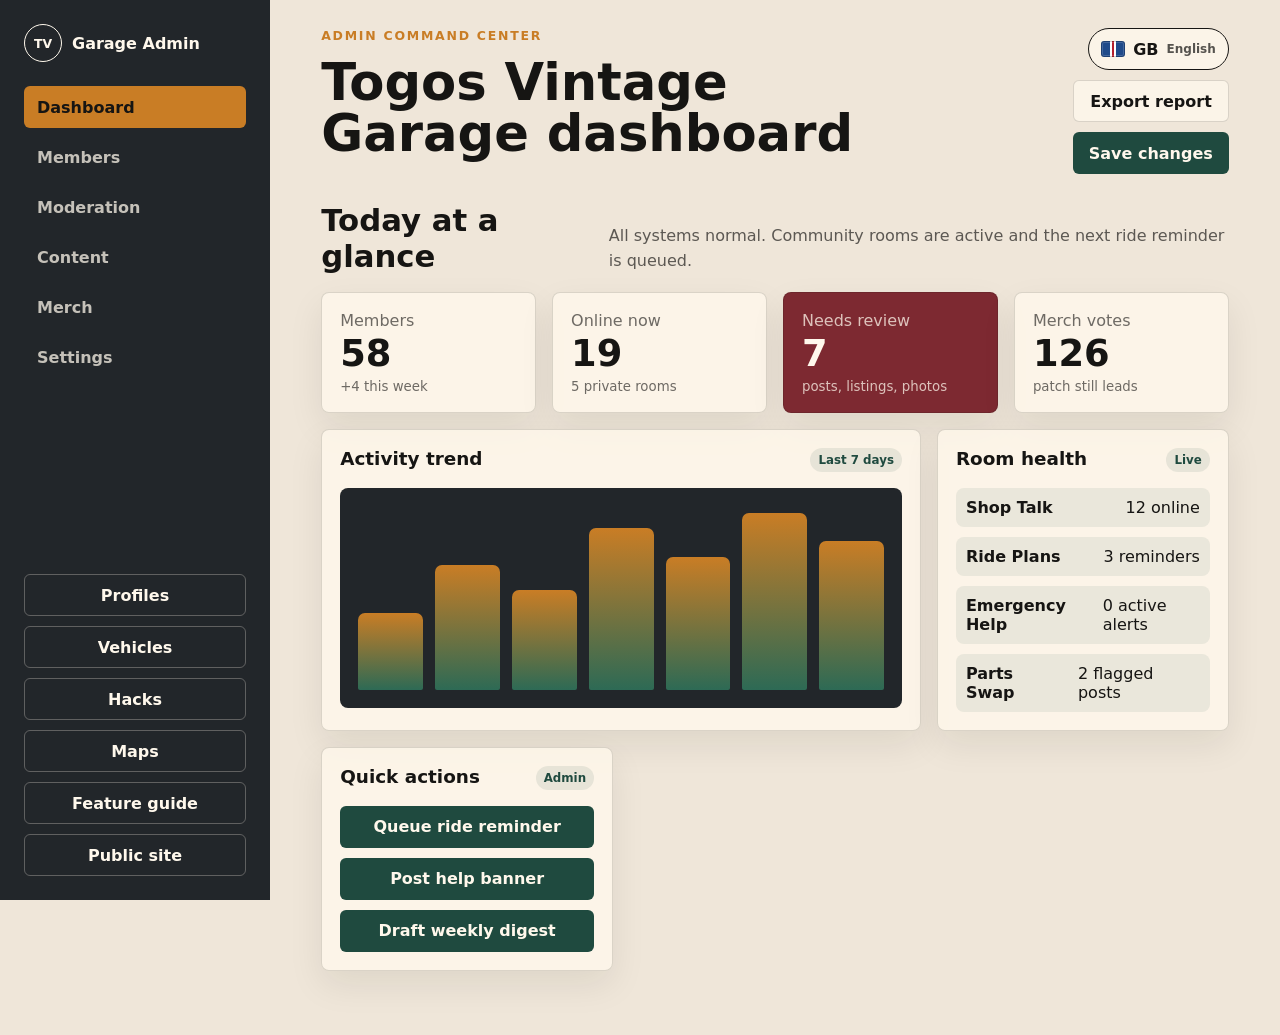
<file: admin.html>
<!DOCTYPE html>
<html lang="en">
<head>
  <meta charset="UTF-8">
  <meta name="viewport" content="width=device-width, initial-scale=1.0">
  <title>Admin | Togos Vintage Garage</title>
  <link rel="stylesheet" href="styles.css">
  <link rel="stylesheet" href="admin.css">
</head>
<body class="admin-body">
  <aside class="admin-sidebar" aria-label="Admin navigation">
    <a class="brand admin-brand" href="index.html" aria-label="Back to Togos Vintage Garage">
      <span class="brand-mark" aria-hidden="true">TV</span>
      <span>Garage Admin</span>
    </a>
    <nav class="admin-nav">
      <button class="admin-nav-item active" type="button" data-admin-view="overview">Dashboard</button>
      <button class="admin-nav-item" type="button" data-admin-view="members">Members</button>
      <button class="admin-nav-item" type="button" data-admin-view="moderation">Moderation</button>
      <button class="admin-nav-item" type="button" data-admin-view="content">Content</button>
      <button class="admin-nav-item" type="button" data-admin-view="commerce">Merch</button>
      <button class="admin-nav-item" type="button" data-admin-view="settings">Settings</button>
    </nav>
    <div class="admin-side-links">
      <a class="back-link" href="profiles.html">Profiles</a>
      <a class="back-link" href="vehicles.html">Vehicles</a>
      <a class="back-link" href="hacks.html">Hacks</a>
      <a class="back-link" href="maps.html">Maps</a>
      <a class="back-link" href="features.html">Feature guide</a>
      <a class="back-link" href="index.html">Public site</a>
    </div>
  </aside>

  <main class="admin-shell">
    <header class="admin-topbar">
      <div>
        <p class="eyebrow">Admin command center</p>
        <h1>Togos Vintage Garage dashboard</h1>
      </div>
      <div class="admin-actions">
        <button type="button" class="admin-button ghost" id="export-report">Export report</button>
        <button type="button" class="admin-button" id="save-admin">Save changes</button>
      </div>
    </header>

    <section class="admin-view active" data-view="overview" aria-labelledby="overview-title">
      <div class="admin-section-heading">
        <h2 id="overview-title">Today at a glance</h2>
        <p id="admin-status">All systems normal. Community rooms are active and the next ride reminder is queued.</p>
      </div>
      <div class="metric-grid">
        <article class="metric-card">
          <span>Members</span>
          <strong id="member-total">58</strong>
          <small>+4 this week</small>
        </article>
        <article class="metric-card">
          <span>Online now</span>
          <strong>19</strong>
          <small>5 private rooms</small>
        </article>
        <article class="metric-card urgent">
          <span>Needs review</span>
          <strong id="review-count">7</strong>
          <small>posts, listings, photos</small>
        </article>
        <article class="metric-card">
          <span>Merch votes</span>
          <strong>126</strong>
          <small>patch still leads</small>
        </article>
      </div>

      <div class="admin-grid">
        <article class="admin-card wide">
          <div class="admin-card-top">
            <h3>Activity trend</h3>
            <span>Last 7 days</span>
          </div>
          <div class="admin-chart" aria-label="Weekly activity bar chart">
            <i style="--h: 42%"></i>
            <i style="--h: 68%"></i>
            <i style="--h: 54%"></i>
            <i style="--h: 88%"></i>
            <i style="--h: 72%"></i>
            <i style="--h: 96%"></i>
            <i style="--h: 81%"></i>
          </div>
        </article>
        <article class="admin-card">
          <div class="admin-card-top">
            <h3>Room health</h3>
            <span>Live</span>
          </div>
          <div class="health-list">
            <p><b>Shop Talk</b><span>12 online</span></p>
            <p><b>Ride Plans</b><span>3 reminders</span></p>
            <p><b>Emergency Help</b><span>0 active alerts</span></p>
            <p><b>Parts Swap</b><span>2 flagged posts</span></p>
          </div>
        </article>
        <article class="admin-card">
          <div class="admin-card-top">
            <h3>Quick actions</h3>
            <span>Admin</span>
          </div>
          <div class="quick-actions">
            <button type="button" data-admin-note="Ride reminder queued for Sunday coffee run.">Queue ride reminder</button>
            <button type="button" data-admin-note="Emergency room banner posted for breakdown help format.">Post help banner</button>
            <button type="button" data-admin-note="Weekly digest drafted for members.">Draft weekly digest</button>
          </div>
        </article>
      </div>
    </section>

    <section class="admin-view" data-view="members" aria-labelledby="members-title">
      <div class="admin-section-heading">
        <h2 id="members-title">Members and approvals</h2>
        <p>Approve new members, assign skill badges, and review who can access private rooms.</p>
      </div>
      <div class="admin-grid">
        <article class="admin-card wide">
          <div class="admin-card-top">
            <h3>Pending members</h3>
            <span id="pending-count">3 waiting</span>
          </div>
          <div class="admin-table" id="approval-list">
            <div class="table-row">
              <span><b>Erik N.</b><small>1972 BMW airhead / Oslo West</small></span>
              <em>Wiring, road routes</em>
              <button type="button" class="approve-member">Approve</button>
            </div>
            <div class="table-row">
              <span><b>Liv K.</b><small>Classic Volvo Amazon / North</small></span>
              <em>Upholstery, trim</em>
              <button type="button" class="approve-member">Approve</button>
            </div>
            <div class="table-row">
              <span><b>Martin S.</b><small>Looking for first project</small></span>
              <em>Beginner, tools needed</em>
              <button type="button" class="approve-member">Approve</button>
            </div>
          </div>
        </article>
        <article class="admin-card">
          <div class="admin-card-top">
            <h3>Skill badge mix</h3>
            <span>Active</span>
          </div>
          <div class="badge-matrix">
            <span>Wiring <b>14</b></span>
            <span>Carb tuning <b>18</b></span>
            <span>Paint <b>7</b></span>
            <span>Welding <b>6</b></span>
            <span>Upholstery <b>5</b></span>
            <span>Towing <b>9</b></span>
          </div>
        </article>
      </div>
    </section>

    <section class="admin-view" data-view="moderation" aria-labelledby="moderation-title">
      <div class="admin-section-heading">
        <h2 id="moderation-title">Moderation queue</h2>
        <p>Review flagged marketplace posts, part photos, chat reports, and emergency room misuse.</p>
      </div>
      <div class="admin-grid">
        <article class="admin-card wide">
          <div class="admin-card-top">
            <h3>Needs decision</h3>
            <span id="flag-count">4 flags</span>
          </div>
          <div class="moderation-list">
            <article>
              <span class="flag-pill">Marketplace</span>
              <div>
                <strong>Suspicious tank badge listing</strong>
                <p>Members think the badge is reproduction but listed as original.</p>
              </div>
              <button type="button" class="resolve-flag">Resolve</button>
            </article>
            <article>
              <span class="flag-pill">Photo</span>
              <div>
                <strong>Blurry part ID upload</strong>
                <p>Ask for dimensions and rear stamping before approving.</p>
              </div>
              <button type="button" class="resolve-flag">Resolve</button>
            </article>
            <article>
              <span class="flag-pill">Chat</span>
              <div>
                <strong>Off-topic sales pitch</strong>
                <p>Moved from Ride Plans to Marketplace Watchlist.</p>
              </div>
              <button type="button" class="resolve-flag">Resolve</button>
            </article>
            <article>
              <span class="flag-pill">Emergency</span>
              <div>
                <strong>Missing location in help request</strong>
                <p>Prompt member to add location, vehicle, symptom, and tools needed.</p>
              </div>
              <button type="button" class="resolve-flag">Resolve</button>
            </article>
          </div>
        </article>
      </div>
    </section>

    <section class="admin-view" data-view="content" aria-labelledby="content-title">
      <div class="admin-section-heading">
        <h2 id="content-title">Content manager</h2>
        <p>Manage routes, builds, clubs, shops, stories, contests, and spotlight content.</p>
      </div>
      <div class="content-grid">
        <article class="content-tile"><strong>Routes</strong><span>18 saved</span><button type="button">New route</button></article>
        <article class="content-tile"><strong>Build diaries</strong><span>11 active</span><button type="button">Feature build</button></article>
        <article class="content-tile"><strong>Trusted shops</strong><span>24 listings</span><button type="button">Add shop</button></article>
        <article class="content-tile"><strong>Story archive</strong><span>9 stories</span><button type="button">Review story</button></article>
        <article class="content-tile"><strong>Photo contests</strong><span>42 entries</span><button type="button">Pick winner</button></article>
        <article class="content-tile"><strong>Sound gallery</strong><span>15 clips</span><button type="button">Moderate clips</button></article>
      </div>
    </section>

    <section class="admin-view" data-view="commerce" aria-labelledby="commerce-title">
      <div class="admin-section-heading">
        <h2 id="commerce-title">Merch and voting</h2>
        <p>Track votes, draft products, and keep small-batch orders simple.</p>
      </div>
      <div class="admin-grid">
        <article class="admin-card wide">
          <div class="admin-card-top">
            <h3>Merch vote results</h3>
            <span>Live poll</span>
          </div>
          <div class="vote-bars">
            <span style="--w: 82%"><b>Patch</b><em>48 votes</em></span>
            <span style="--w: 58%"><b>Garage sign</b><em>34 votes</em></span>
            <span style="--w: 44%"><b>Shirt</b><em>26 votes</em></span>
            <span style="--w: 30%"><b>Sticker</b><em>18 votes</em></span>
          </div>
        </article>
        <article class="admin-card">
          <div class="admin-card-top">
            <h3>Order snapshot</h3>
            <span>This month</span>
          </div>
          <div class="health-list">
            <p><b>Revenue</b><span>$742</span></p>
            <p><b>Open carts</b><span>8</span></p>
            <p><b>Ready to pack</b><span>12</span></p>
            <p><b>Low stock</b><span>Mugs</span></p>
          </div>
        </article>
      </div>
    </section>

    <section class="admin-view" data-view="settings" aria-labelledby="settings-title">
      <div class="admin-section-heading">
        <h2 id="settings-title">Site settings</h2>
        <p>Control privacy, room permissions, emergency help rules, and member onboarding.</p>
      </div>
      <div class="settings-grid">
        <label><input type="checkbox" checked> Require approval before joining private rooms</label>
        <label><input type="checkbox" checked> Notify admins for emergency help posts</label>
        <label><input type="checkbox" checked> Hold marketplace posts with red-flag comments</label>
        <label><input type="checkbox"> Allow public route browsing without an account</label>
        <label><input type="checkbox" checked> Send weekly digest every Friday</label>
        <label><input type="checkbox"> Pause merch orders during events</label>
      </div>
    </section>
  </main>

  <script src="i18n.js"></script>
  <script src="admin.js"></script>
</body>
</html>
</file>
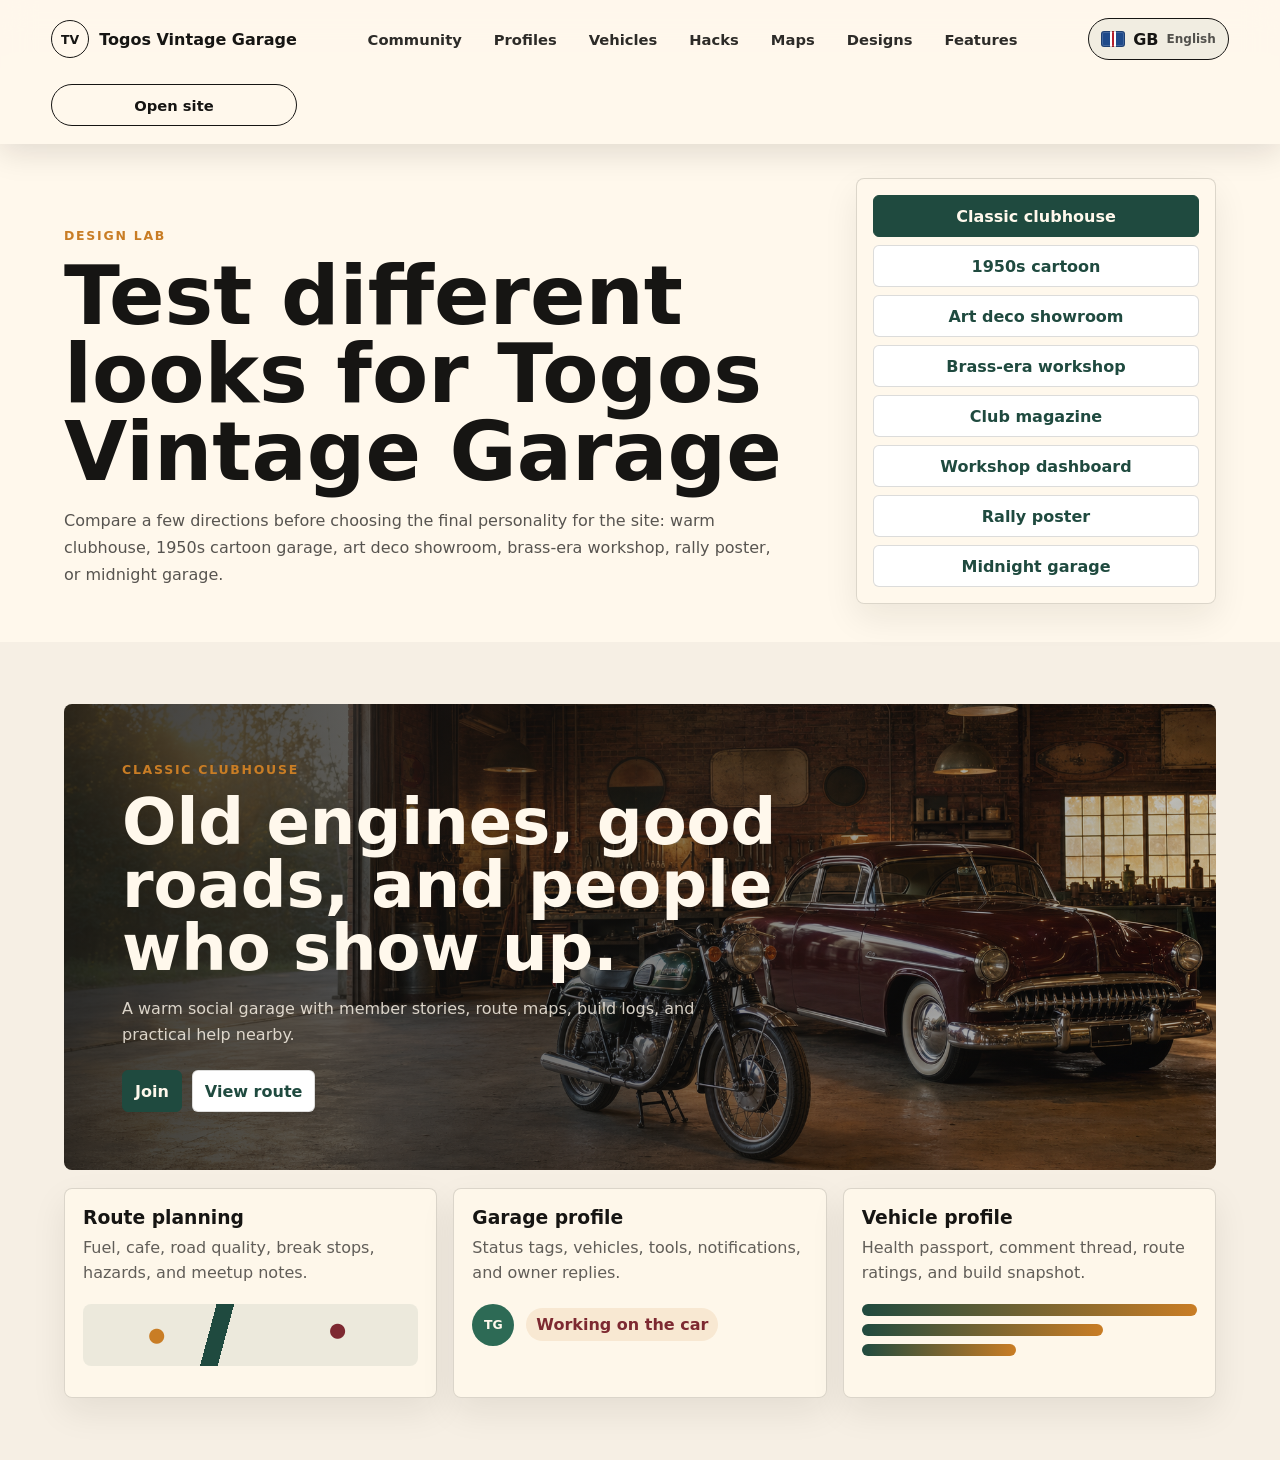
<file: designs.html>
<!DOCTYPE html>
<html lang="en">
<head>
  <meta charset="UTF-8">
  <meta name="viewport" content="width=device-width, initial-scale=1.0">
  <title>Test Designs | Togos Vintage Garage</title>
  <link rel="stylesheet" href="styles.css">
  <link rel="stylesheet" href="designs.css">
</head>
<body data-design="classic">
  <header class="site-header designs-header" data-elevated="true">
    <a class="brand" href="index.html" aria-label="Togos Vintage Garage home">
      <span class="brand-mark" aria-hidden="true">TV</span>
      <span>Togos Vintage Garage</span>
    </a>
    <nav class="site-nav" aria-label="Primary navigation">
      <a href="index.html#community">Community</a>
      <a href="profiles.html">Profiles</a>
      <a href="vehicles.html">Vehicles</a>
      <a href="hacks.html">Hacks</a>
      <a href="maps.html">Maps</a>
      <a href="designs.html">Designs</a>
      <a href="features.html">Features</a>
    </nav>
    <a class="nav-cta" href="index.html">Open site</a>
  </header>

  <main class="designs-main">
    <section class="design-hero" aria-labelledby="design-title">
      <div>
        <p class="eyebrow">Design lab</p>
        <h1 id="design-title">Test different looks for Togos Vintage Garage</h1>
        <p>Compare a few directions before choosing the final personality for the site: warm clubhouse, 1950s cartoon garage, art deco showroom, brass-era workshop, rally poster, or midnight garage.</p>
      </div>
      <div class="design-switcher" aria-label="Design options">
        <button class="active" type="button" data-design-choice="classic">Classic clubhouse</button>
        <button type="button" data-design-choice="cartoon">1950s cartoon</button>
        <button type="button" data-design-choice="deco">Art deco showroom</button>
        <button type="button" data-design-choice="brass">Brass-era workshop</button>
        <button type="button" data-design-choice="magazine">Club magazine</button>
        <button type="button" data-design-choice="dashboard">Workshop dashboard</button>
        <button type="button" data-design-choice="rally">Rally poster</button>
        <button type="button" data-design-choice="midnight">Midnight garage</button>
      </div>
    </section>

    <section class="design-preview" aria-live="polite">
      <article class="preview-hero">
        <div>
          <p class="eyebrow" id="preview-eyebrow">Classic clubhouse</p>
          <h2 id="preview-title">Old engines, good roads, and people who show up.</h2>
          <p id="preview-copy">A warm social garage with member stories, route maps, build logs, and practical help nearby.</p>
          <div class="preview-actions">
            <button type="button">Join</button>
            <button type="button">View route</button>
          </div>
        </div>
      </article>

      <div class="preview-grid">
        <article>
          <h3>Route planning</h3>
          <p>Fuel, cafe, road quality, break stops, hazards, and meetup notes.</p>
          <div class="mini-route"></div>
        </article>
        <article>
          <h3>Garage profile</h3>
          <p>Status tags, vehicles, tools, notifications, and owner replies.</p>
          <div class="mini-profile">
            <span class="avatar">TG</span>
            <strong>Working on the car</strong>
          </div>
        </article>
        <article>
          <h3>Vehicle profile</h3>
          <p>Health passport, comment thread, route ratings, and build snapshot.</p>
          <div class="mini-bars"><i></i><i></i><i></i></div>
        </article>
      </div>
    </section>
  </main>

  <script src="i18n.js"></script>
  <script src="designs.js"></script>
</body>
</html>
</file>
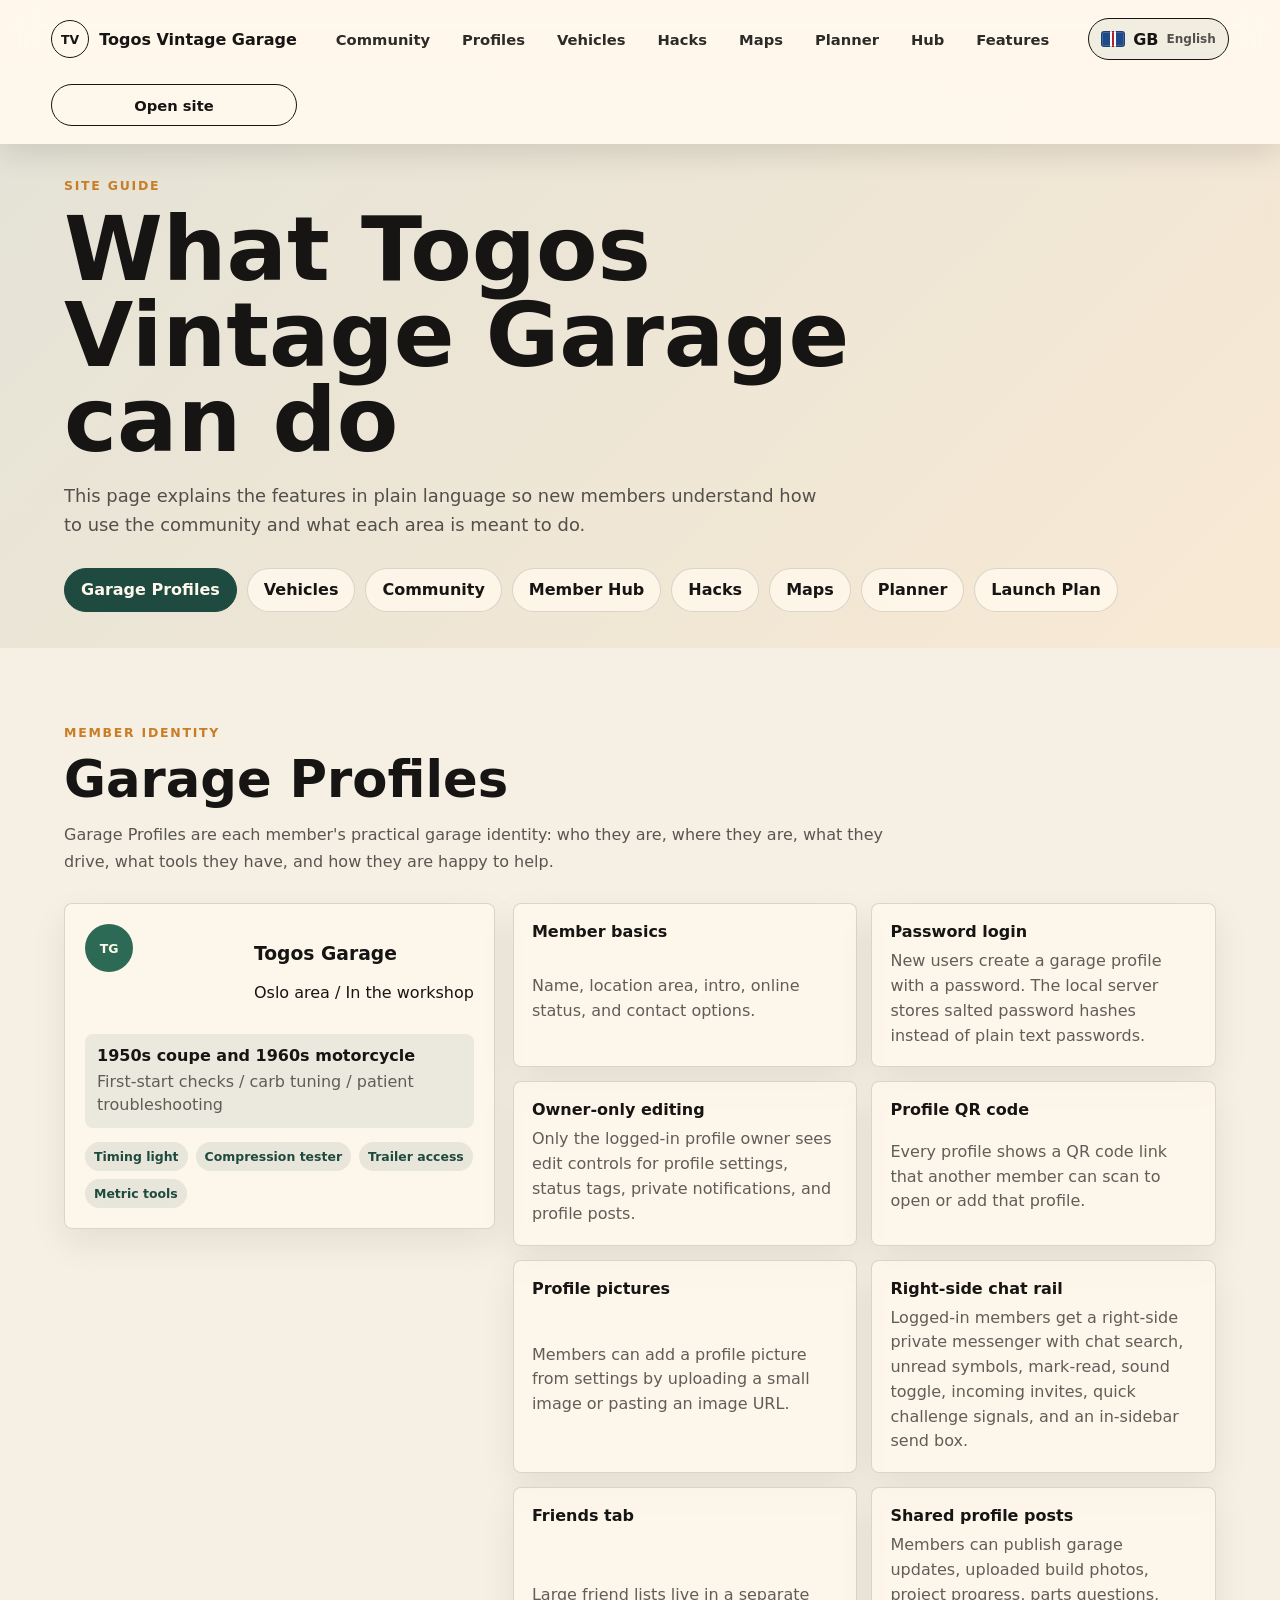
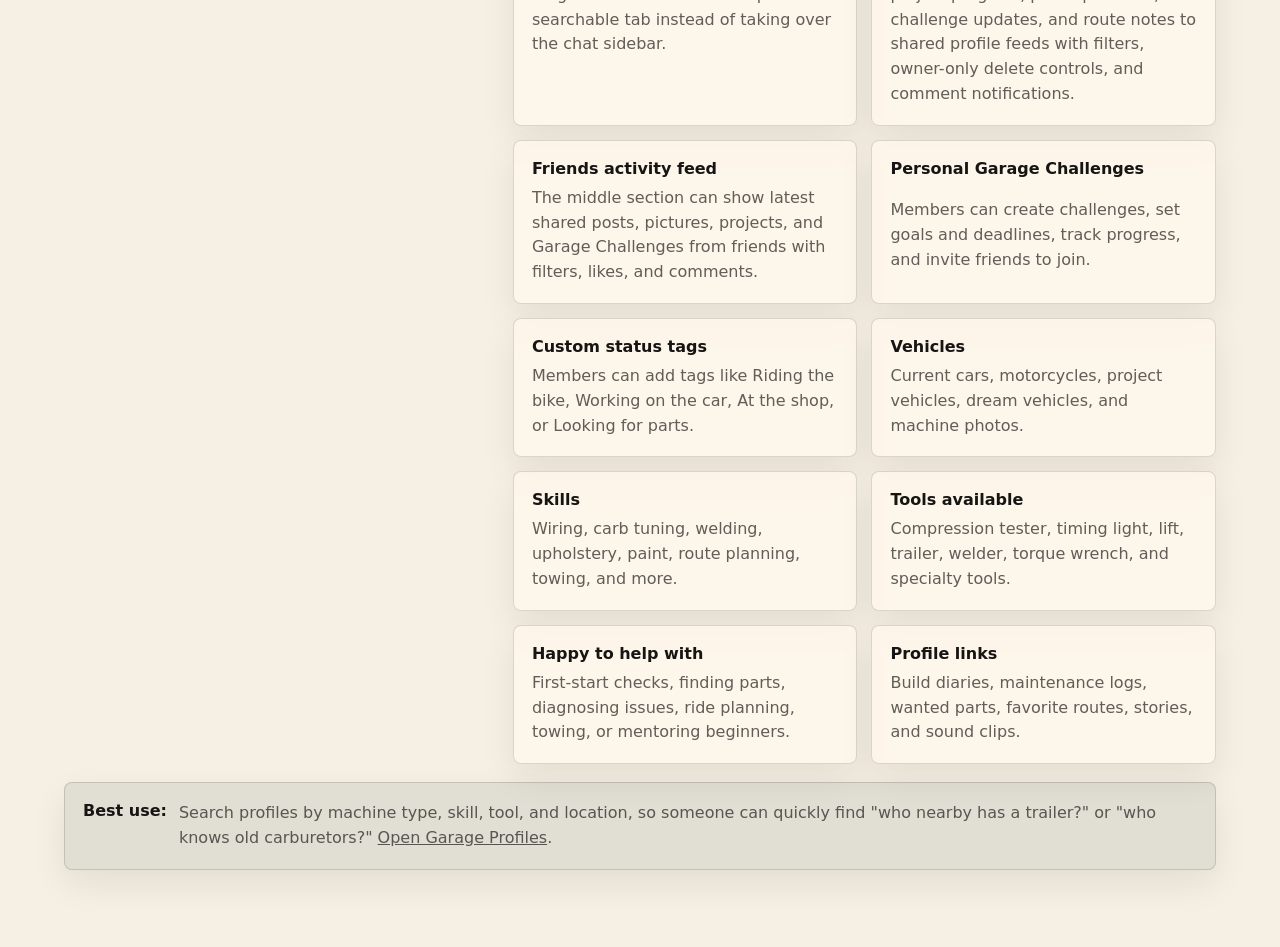
<file: features.html>
<!DOCTYPE html>
<html lang="en">
<head>
  <meta charset="UTF-8">
  <meta name="viewport" content="width=device-width, initial-scale=1.0">
  <title>Feature Guide | Togos Vintage Garage</title>
  <link rel="stylesheet" href="styles.css">
  <link rel="stylesheet" href="features.css">
</head>
<body>
  <header class="site-header feature-header" data-elevated="true">
    <a class="brand" href="index.html" aria-label="Togos Vintage Garage home">
      <span class="brand-mark" aria-hidden="true">TV</span>
      <span>Togos Vintage Garage</span>
    </a>
    <nav class="site-nav" aria-label="Primary navigation">
      <a href="index.html#community">Community</a>
      <a href="profiles.html">Profiles</a>
      <a href="vehicles.html">Vehicles</a>
      <a href="hacks.html">Hacks</a>
      <a href="maps.html">Maps</a>
      <a href="index.html#planner">Planner</a>
      <a href="index.html#hub">Hub</a>
      <a href="features.html">Features</a>
    </nav>
    <a class="nav-cta" href="index.html">Open site</a>
  </header>

  <main class="feature-main">
    <section class="feature-hero" aria-labelledby="feature-title">
      <p class="eyebrow">Site guide</p>
      <h1 id="feature-title">What Togos Vintage Garage can do</h1>
      <p>This page explains the features in plain language so new members understand how to use the community and what each area is meant to do.</p>
      <div class="feature-tabs" role="tablist" aria-label="Feature categories">
        <button class="feature-tab active" type="button" data-feature-tab="profiles" role="tab">Garage Profiles</button>
        <button class="feature-tab" type="button" data-feature-tab="vehicles" role="tab">Vehicles</button>
        <button class="feature-tab" type="button" data-feature-tab="community" role="tab">Community</button>
        <button class="feature-tab" type="button" data-feature-tab="hub" role="tab">Member Hub</button>
        <button class="feature-tab" type="button" data-feature-tab="hacks" role="tab">Hacks</button>
        <button class="feature-tab" type="button" data-feature-tab="maps" role="tab">Maps</button>
        <button class="feature-tab" type="button" data-feature-tab="planner" role="tab">Planner</button>
        <button class="feature-tab" type="button" data-feature-tab="launch" role="tab">Launch Plan</button>
      </div>
    </section>

    <section class="feature-panel active" data-feature-panel="profiles" aria-labelledby="profiles-title">
      <div class="feature-copy">
        <p class="eyebrow">Member identity</p>
        <h2 id="profiles-title">Garage Profiles</h2>
        <p>Garage Profiles are each member's practical garage identity: who they are, where they are, what they drive, what tools they have, and how they are happy to help.</p>
      </div>
      <div class="feature-layout">
        <article class="profile-preview">
          <div class="hub-top">
            <span class="avatar large">TG</span>
            <div>
              <h3>Togos Garage</h3>
              <p>Oslo area / In the workshop</p>
            </div>
          </div>
          <div class="vehicle-line">
            <strong>1950s coupe and 1960s motorcycle</strong>
            <span>First-start checks / carb tuning / patient troubleshooting</span>
          </div>
          <div class="badge-row">
            <span>Timing light</span>
            <span>Compression tester</span>
            <span>Trailer access</span>
            <span>Metric tools</span>
          </div>
        </article>
        <div class="feature-list">
        <article><strong>Member basics</strong><span>Name, location area, intro, online status, and contact options.</span></article>
          <article><strong>Password login</strong><span>New users create a garage profile with a password. The local server stores salted password hashes instead of plain text passwords.</span></article>
          <article><strong>Owner-only editing</strong><span>Only the logged-in profile owner sees edit controls for profile settings, status tags, private notifications, and profile posts.</span></article>
          <article><strong>Profile QR code</strong><span>Every profile shows a QR code link that another member can scan to open or add that profile.</span></article>
          <article><strong>Profile pictures</strong><span>Members can add a profile picture from settings by uploading a small image or pasting an image URL.</span></article>
          <article><strong>Right-side chat rail</strong><span>Logged-in members get a right-side private messenger with chat search, unread symbols, mark-read, sound toggle, incoming invites, quick challenge signals, and an in-sidebar send box.</span></article>
          <article><strong>Friends tab</strong><span>Large friend lists live in a separate searchable tab instead of taking over the chat sidebar.</span></article>
          <article><strong>Shared profile posts</strong><span>Members can publish garage updates, uploaded build photos, project progress, parts questions, challenge updates, and route notes to shared profile feeds with filters, owner-only delete controls, and comment notifications.</span></article>
          <article><strong>Friends activity feed</strong><span>The middle section can show latest shared posts, pictures, projects, and Garage Challenges from friends with filters, likes, and comments.</span></article>
          <article><strong>Personal Garage Challenges</strong><span>Members can create challenges, set goals and deadlines, track progress, and invite friends to join.</span></article>
          <article><strong>Custom status tags</strong><span>Members can add tags like Riding the bike, Working on the car, At the shop, or Looking for parts.</span></article>
        <article><strong>Vehicles</strong><span>Current cars, motorcycles, project vehicles, dream vehicles, and machine photos.</span></article>
          <article><strong>Skills</strong><span>Wiring, carb tuning, welding, upholstery, paint, route planning, towing, and more.</span></article>
          <article><strong>Tools available</strong><span>Compression tester, timing light, lift, trailer, welder, torque wrench, and specialty tools.</span></article>
          <article><strong>Happy to help with</strong><span>First-start checks, finding parts, diagnosing issues, ride planning, towing, or mentoring beginners.</span></article>
          <article><strong>Profile links</strong><span>Build diaries, maintenance logs, wanted parts, favorite routes, stories, and sound clips.</span></article>
        </div>
      </div>
      <div class="feature-callout">
        <strong>Best use:</strong>
        <span>Search profiles by machine type, skill, tool, and location, so someone can quickly find "who nearby has a trailer?" or "who knows old carburetors?" <a href="profiles.html">Open Garage Profiles</a>.</span>
      </div>
    </section>

    <section class="feature-panel" data-feature-panel="vehicles" aria-labelledby="vehicles-guide-title">
      <div class="feature-copy">
        <p class="eyebrow">Machine files</p>
        <h2 id="vehicles-guide-title">Vehicle Registry</h2>
        <p>The Vehicle Registry is where every car, motorcycle, project, future classic, and restomod gets its own machine file. Members can browse all vehicles or filter by era from before 1920s onward by decade.</p>
      </div>
      <div class="feature-card-grid">
        <article><h3>Era filters</h3><p>View all vehicles or select Before 1920s, 1920s, 1930s, and each decade after that through the 2020s.</p></article>
        <article><h3>Vehicle Health Passport</h3><p>Each machine can show whether it is running, needs parts, under restoration, roadworthy, for sale, winter stored, or prototype.</p></article>
        <article><h3>Vehicle profile pages</h3><p>Every vehicle can open its own profile page with status, route ratings, tool map link, comments, owner replies, and build snapshot.</p></article>
        <article><h3>User-added vehicle pages</h3><p>Vehicles added during profile creation can open a basic vehicle profile too, ready for comments, tools, routes, and build notes.</p></article>
        <article><h3>Owner notifications</h3><p>When someone comments on a vehicle, the owner gets a shared notification in their personal garage profile and can reply there or on the vehicle page.</p></article>
        <article><h3>Build Provenance Timeline</h3><p>A profile-style record of owners, repairs, photos, receipts, parts, paint codes, and major milestones.</p></article>
        <article><h3>AI Part Identifier</h3><p>Members can upload a mystery part photo later, then get community and AI suggestions for what it might be.</p></article>
        <article><h3>Restoration Receipts Vault</h3><p>Store receipts, manuals, measurements, part numbers, paint codes, wiring diagrams, and service notes.</p></article>
        <article><h3>Route Quality Ratings</h3><p>Rate roads by pothole comfort, fuel access, cafe stops, scenery, and old-machine friendliness, with OpenStreetMap previews for route context.</p></article>
        <article><h3>Meetup Mode</h3><p>Temporary event pages with OpenStreetMap route preview, RSVP, weather, emergency contacts, fuel stops, and photo album.</p></article>
        <article><h3>Garage Marketplace Red Flags</h3><p>Listings can collect notes like check rust here, wrong badge, fair price, rare trim, or verify paperwork.</p></article>
        <article><h3>Tool Availability Map</h3><p>Uses OpenStreetMap to show who nearby has a compression tester, lift, welder, trailer, timing light, or specialty tool.</p></article>
        <article><h3>Garage Challenges</h3><p>Vehicle-specific challenges like fix one thing this week, ride 100 miles, post a before photo, or organize parts.</p></article>
        <article><h3>Mentor Circles</h3><p>Small groups around carburetors, welding, paint, upholstery, electrical, first classic purchase, and EV restomod safety.</p></article>
      </div>
      <div class="feature-callout">
        <strong>Best use:</strong>
        <span>Open a vehicle when you want the full machine story: health status, history, receipts, routes, tools, part mysteries, and member knowledge. <a href="vehicles.html">Open Vehicle Registry</a>.</span>
      </div>
    </section>

    <section class="feature-panel" data-feature-panel="community" aria-labelledby="community-guide-title">
      <div class="feature-copy">
        <p class="eyebrow">Chat and support</p>
        <h2 id="community-guide-title">Community Features</h2>
        <p>The community tools help members talk in the right place, get help quickly, and keep the friendly garage atmosphere organized.</p>
      </div>
      <div class="feature-card-grid">
        <article><h3>Private chat groups</h3><p>Shop Talk, Ride Plans, Parts Swap, Build Logs, and Emergency Help each have their own purpose.</p></article>
        <article><h3>Shared group messages</h3><p>Messages posted in a room save through the local server, stay in the correct group, and survive page reloads.</p></article>
        <article><h3>Online and away status</h3><p>Members can show if they are in the workshop, out riding, looking for parts, or using a custom status.</p></article>
        <article><h3>Shared member status</h3><p>Custom statuses save to shared data so members can show what they are doing across the chat rooms.</p></article>
        <article><h3>Live chat polling</h3><p>Group chats refresh automatically every few seconds so members do not need to reload the page to see new messages.</p></article>
        <article><h3>Personal chats</h3><p>Profiles include private one-to-one chat, chat search, mark-all-read, friend invites, unread badges, a receive-message sound toggle, a right-side messenger, and QR-code friend discovery.</p></article>
        <article><h3>Friends tab</h3><p>Friends are managed in a separate searchable tab so members with many contacts can browse, remove, invite, and open chats without crowding the profile page.</p></article>
        <article><h3>Challenge invites</h3><p>Members can create personal Garage Challenges and invite friends into a shared goal like fixing one job, posting a build update, or riding a target distance.</p></article>
        <article><h3>Photo replies</h3><p>Members can share part photos, build progress, mystery pieces, and repair clues inside chat.</p></article>
        <article><h3>Emergency help room</h3><p>A priority room for breakdowns, trailer help, roadside tools, and urgent local support.</p></article>
        <article><h3>Event reminders</h3><p>Ride-planning rooms can include reminders with time, route, fuel stops, and what to bring.</p></article>
        <article><h3>Forum threads</h3><p>Longer topics stay organized for restoration advice, parts sources, events, and buying guidance.</p></article>
      </div>
    </section>

    <section class="feature-panel" data-feature-panel="hub" aria-labelledby="hub-guide-title">
      <div class="feature-copy">
        <p class="eyebrow">Member hub</p>
        <h2 id="hub-guide-title">Tools For Real Garage Life</h2>
        <p>The Member Hub turns the site from a pretty community page into a useful daily tool for old machines.</p>
      </div>
      <div class="feature-card-grid">
        <article><h3>Build diaries</h3><p>Milestones, before photos, parts list, budget, problems, solutions, and weekly updates.</p></article>
        <article><h3>What is this part?</h3><p>Photo upload board for identifying brackets, trim, switches, badges, and mystery hardware.</p></article>
        <article><h3>Route library</h3><p>Saved routes with OpenStreetMap previews, difficulty, fuel stops, road quality, scenery, and cafe stops.</p></article>
        <article><h3>Tool lending</h3><p>Track who has compression testers, timing lights, trailers, lifts, welders, and other tools.</p></article>
        <article><h3>Trusted shops map</h3><p>OpenStreetMap pins for painters, machinists, upholsterers, chromers, mechanics, and parts sellers with member notes.</p></article>
        <article><h3>Marketplace watchlist</h3><p>Members share cars, bikes, and parts for sale, then comment on price, fit, and red flags.</p></article>
        <article><h3>First-start checklist</h3><p>Interactive safety checklist for waking up an old engine carefully.</p></article>
        <article><h3>Local clubs directory</h3><p>Nearby car clubs, bike clubs, swap meets, auctions, shows, and regular gatherings.</p></article>
        <article><h3>Story archive</h3><p>First bike, best road trip, worst repair, and family machine stories.</p></article>
        <article><h3>Photo contests</h3><p>Best dashboard, best patina, cleanest engine bay, and oldest running machine.</p></article>
        <article><h3>Cost tracker</h3><p>Parts, labor, paint, tools, surprises, and total spend for restoration projects.</p></article>
        <article><h3>Mentor matching</h3><p>Pair beginners with experienced members by skill, machine type, tools, and location.</p></article>
        <article><h3>Maintenance logs</h3><p>Oil changes, tires, tune-ups, winter storage, inspections, and reminders.</p></article>
        <article><h3>Club challenges</h3><p>Ride 100 miles, fix one small thing, or post a build update.</p></article>
        <article><h3>Merch voting</h3><p>Members vote on shirts, patches, stickers, mugs, and garage signs.</p></article>
        <article><h3>Member spotlight</h3><p>Feature one member and their machine every month.</p></article>
        <article><h3>Sound gallery</h3><p>Engine starts, idle clips, exhaust notes, horn sounds, and tuning before-after clips.</p></article>
      </div>
    </section>

    <section class="feature-panel" data-feature-panel="planner" aria-labelledby="planner-guide-title">
      <div class="feature-copy">
        <p class="eyebrow">Planning tools</p>
        <h2 id="planner-guide-title">Planner And Dashboard Ideas</h2>
        <p>The planner helps members move from chat to action by organizing work, events, and progress.</p>
      </div>
      <div class="feature-card-grid compact">
        <article><h3>Kanban board</h3><p>Backlog, in progress, and done cards for restoration jobs.</p></article>
        <article><h3>Calendar</h3><p>Meetups, shop nights, ride days, swap meets, and reminders.</p></article>
        <article><h3>Activity heatmap</h3><p>Shows busy days for posts, photos, ride RSVPs, and help requests.</p></article>
        <article><h3>Timeline</h3><p>Milestones for build diaries, project phases, and club events.</p></article>
        <article><h3>Calendar Gantt</h3><p>Shows overlapping events from the calendar so members can spot busy weekends and conflicts.</p></article>
        <article><h3>Restoration Gantt</h3><p>Plans parts, wiring, paint, road tests, and deadlines with progress bars inside each task.</p></article>
      </div>
    </section>

    <section class="feature-panel" data-feature-panel="hacks" aria-labelledby="hacks-guide-title">
      <div class="feature-copy">
        <p class="eyebrow">Workshop know-how</p>
        <h2 id="hacks-guide-title">Garage Hacks And How-To Guides</h2>
        <p>The Hacks area is for member-made videos, photo guides, clever fixtures, tool setups, and small workshop tricks that help old motorcycles and cars get back on the road.</p>
      </div>
      <div class="feature-card-grid">
        <article><h3>Tool hacks</h3><p>Share grinder stands, home-made pullers, measuring jigs, storage tricks, and clever ways to use common garage tools.</p></article>
        <article><h3>How-to videos</h3><p>Members can post short repair clips, first-start walkthroughs, carb cleaning steps, wiring checks, and paint prep demos.</p></article>
        <article><h3>Photo guides</h3><p>Step-by-step photos make it easier to follow bracket repairs, gasket cutting, cable routing, trim fitting, and parts sorting.</p></article>
        <article><h3>Safety notes</h3><p>Every hack should explain what can go wrong, what protective gear is needed, and the safer alternative when there is one.</p></article>
        <article><h3>Parts tricks</h3><p>Ideas for labeling, storing, cleaning, measuring, and identifying old parts before they disappear into the wrong box.</p></article>
        <article><h3>Community review</h3><p>Members can mark hacks helpful, suggest improvements, warn about risky setups, and add better photos.</p></article>
      </div>
      <div class="feature-callout">
        <strong>Best use:</strong>
        <span>Open Hacks when someone says "I made a weird tool for this" and the method deserves photos, video, steps, and a safety note. <a href="hacks.html">Open Garage Hacks</a>.</span>
      </div>
    </section>

    <section class="feature-panel" data-feature-panel="maps" aria-labelledby="maps-guide-title">
      <div class="feature-copy">
        <p class="eyebrow">OpenStreetMap</p>
        <h2 id="maps-guide-title">Maps For Routes, Shops, Tools, Meetups, And Help</h2>
        <p>The site now uses free OpenStreetMap embeds for every feature that needs location context, including route planning, trusted shops, tool lending, meetup mode, local clubs, GPS pings, and emergency help.</p>
      </div>
      <div class="feature-card-grid">
        <article><h3>Route maps</h3><p>Members can preview saved ride areas, then open the same place in OpenStreetMap for deeper planning.</p></article>
        <article><h3>Route builder</h3><p>Members can add from and to destinations, fuel stops, cafe breaks, viewpoints, hazards, tool pickups, and road notes.</p></article>
        <article><h3>Stop ordering</h3><p>Route stops can be moved up or down so members can sketch the right order before turning the plan into a real ride route.</p></article>
        <article><h3>Edit and delete markers</h3><p>Route markers can be edited when a stop changes and deleted when a route no longer needs that fuel stop, cafe, hazard, or parts pickup.</p></article>
        <article><h3>Marker comments</h3><p>Members can comment on route markers and help pings with road quality notes, ETAs, tools available, or repair updates.</p></article>
        <article><h3>Marker categories</h3><p>Markers include starts, finishes, fuel, cafes, breaks, viewpoints, hazards, tools, shops, clubs, trailer help, and parts pickups.</p></article>
        <article><h3>Shop and supplier pins</h3><p>Trusted painters, machinists, upholsterers, chromers, mechanics, and parts sellers can be organized by area.</p></article>
        <article><h3>Tool lending area</h3><p>Members can see nearby trailers, lifts, welders, timing lights, and compression testers before asking for help.</p></article>
        <article><h3>Meetup maps</h3><p>Temporary event pages can show the ride area, fuel stops, cafe stop, weather note, RSVP, and emergency contacts.</p></article>
        <article><h3>Emergency local help</h3><p>Breakdown posts can include a GPS ping, vehicle trouble comment, tools needed, shared map area, trailer help, fuel, or stuck repairs.</p></article>
        <article><h3>Close help pings</h3><p>Members can close a help marker when assistance is no longer needed, and active help pings automatically expire after 24 hours.</p></article>
        <article><h3>Open map links</h3><p>Each preview includes a link to open the location directly on the full OpenStreetMap website.</p></article>
        <article><h3>Google Translate on maps</h3><p>The Maps page language picker can store a preferred language, request Google Translate for the selected flag, and open the page in Google Translate as a fallback.</p></article>
      </div>
      <div class="feature-callout">
        <strong>Best use:</strong>
        <span>Open Maps when a route, shop, tool, meetup, club, or help request needs real location context. <a href="maps.html">Open Maps</a>.</span>
      </div>
    </section>

    <section class="feature-panel" data-feature-panel="launch" aria-labelledby="launch-guide-title">
      <div class="feature-copy">
        <p class="eyebrow">First real version</p>
        <h2 id="launch-guide-title">Launch Plan And Shared Data</h2>
        <p>The prototype now has a small backend data API so the most important actions can be shared across devices on the same local server instead of living only in one browser.</p>
      </div>
      <div class="feature-card-grid">
        <article><h3>Shared data API</h3><p>Garage members, group chat messages, member statuses, shared profile posts, vehicle comments, owner notifications, profile status tags, friend links, private chat read receipts, feed reactions, personal challenges, challenge invites, map help pings, and route markers save through the local server.</p></article>
        <article><h3>Stored site data</h3><p>The server keeps the shared prototype data in a JSON file, which makes it easier to upgrade later to accounts and a real database.</p></article>
        <article><h3>Core member journey</h3><p>Join the garage, create or login to a profile, add status tags, open a vehicle, comment, notify the owner, reply, then plan or request help on the map.</p></article>
        <article><h3>Profiles</h3><p>Members can show vehicles, tools, skills, location area, custom statuses, posts, garage media, and notifications.</p></article>
        <article><h3>Vehicle profiles</h3><p>Each machine has a profile page with health passport, owner link, comments, replies, tool map link, and route ratings.</p></article>
        <article><h3>Comments and notifications</h3><p>Comments create owner notifications, and owners can answer from their profile notification tab or from the vehicle page.</p></article>
        <article><h3>Maps and help pings</h3><p>Members can build route markers, edit, delete, reorder, comment, post trouble pings, close resolved pings, and let unresolved pings expire after 24 hours.</p></article>
        <article><h3>Route builder</h3><p>The first usable map scope is from, to, stops, categories, route order, marker comments, OpenStreetMap links, and emergency/help context.</p></article>
        <article><h3>First launch scope</h3><p>Profiles, shared posting, right-side chat, friends tab, friends activity feed, personal challenges, vehicle profiles, comments, notifications, maps/help pings, route builder, and this feature guide.</p></article>
      </div>
    </section>

  </main>

  <script src="i18n.js"></script>
  <script src="features.js"></script>
</body>
</html>
</file>
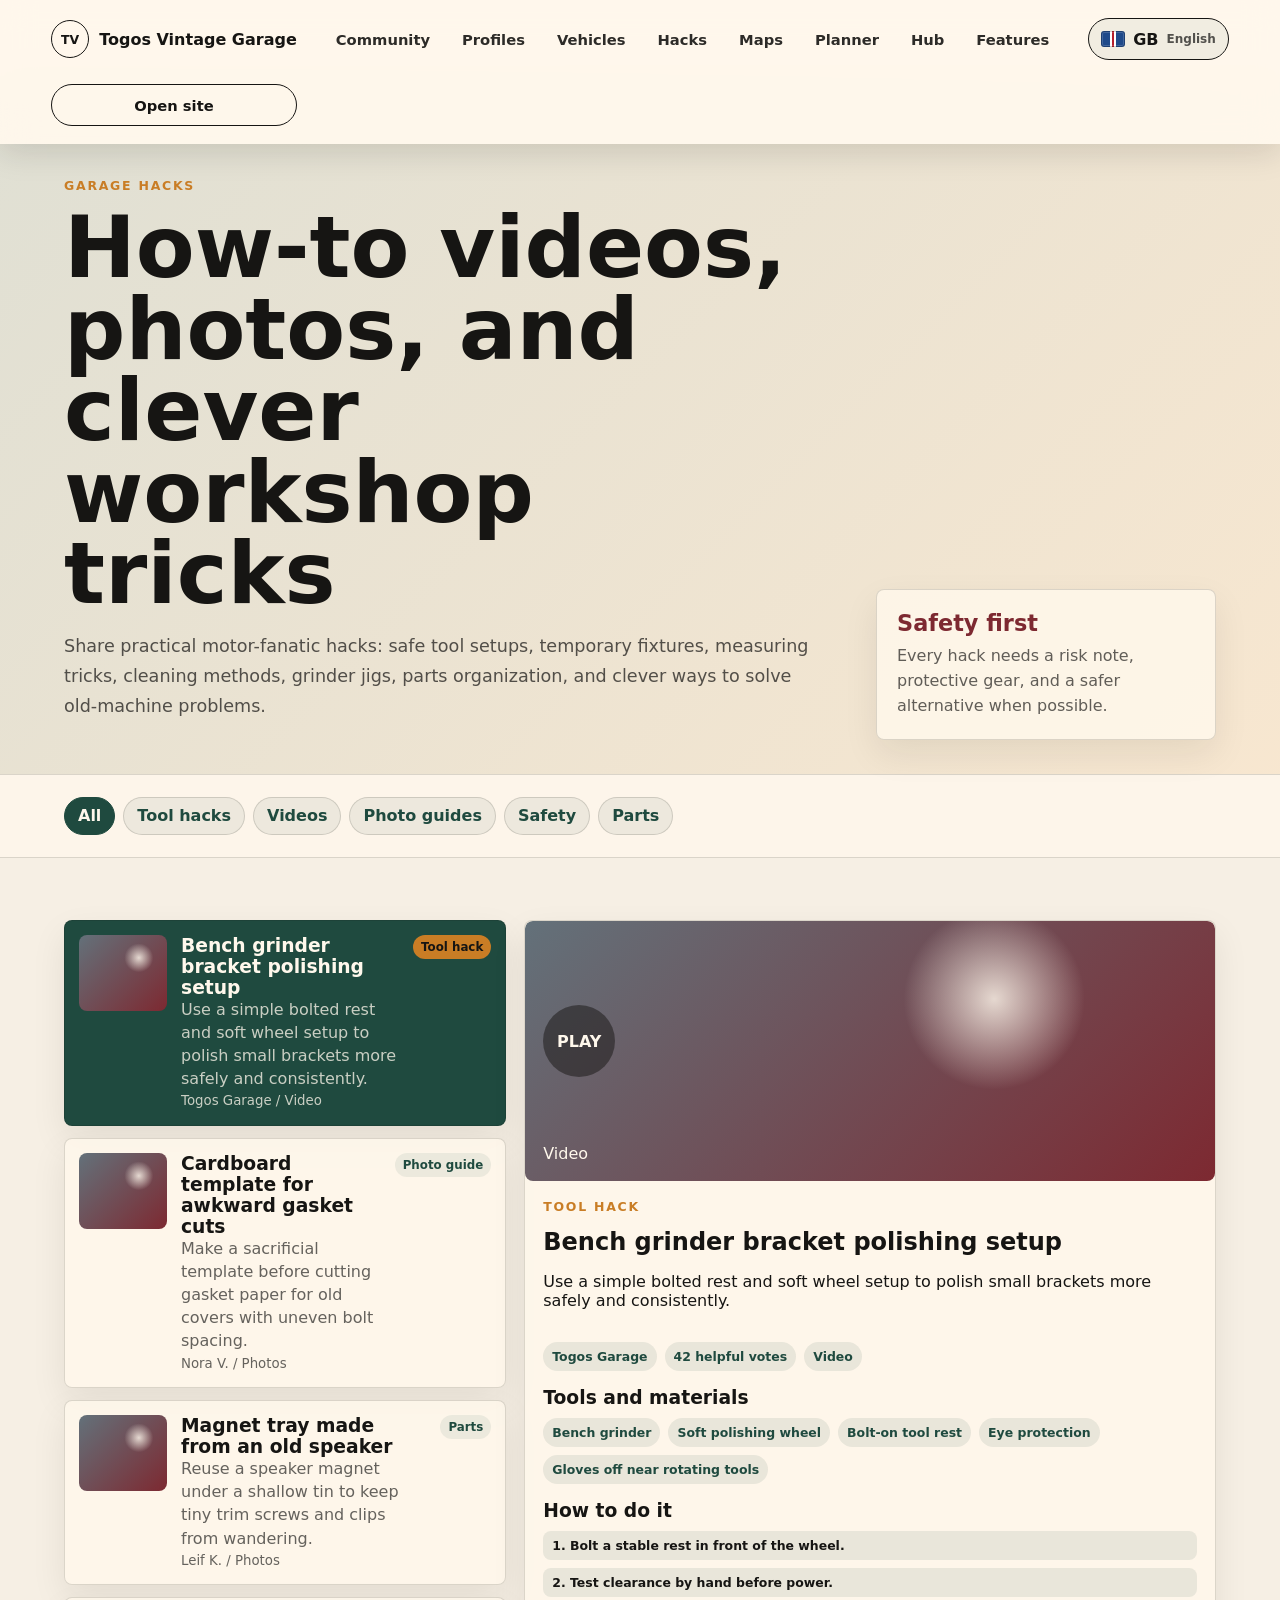
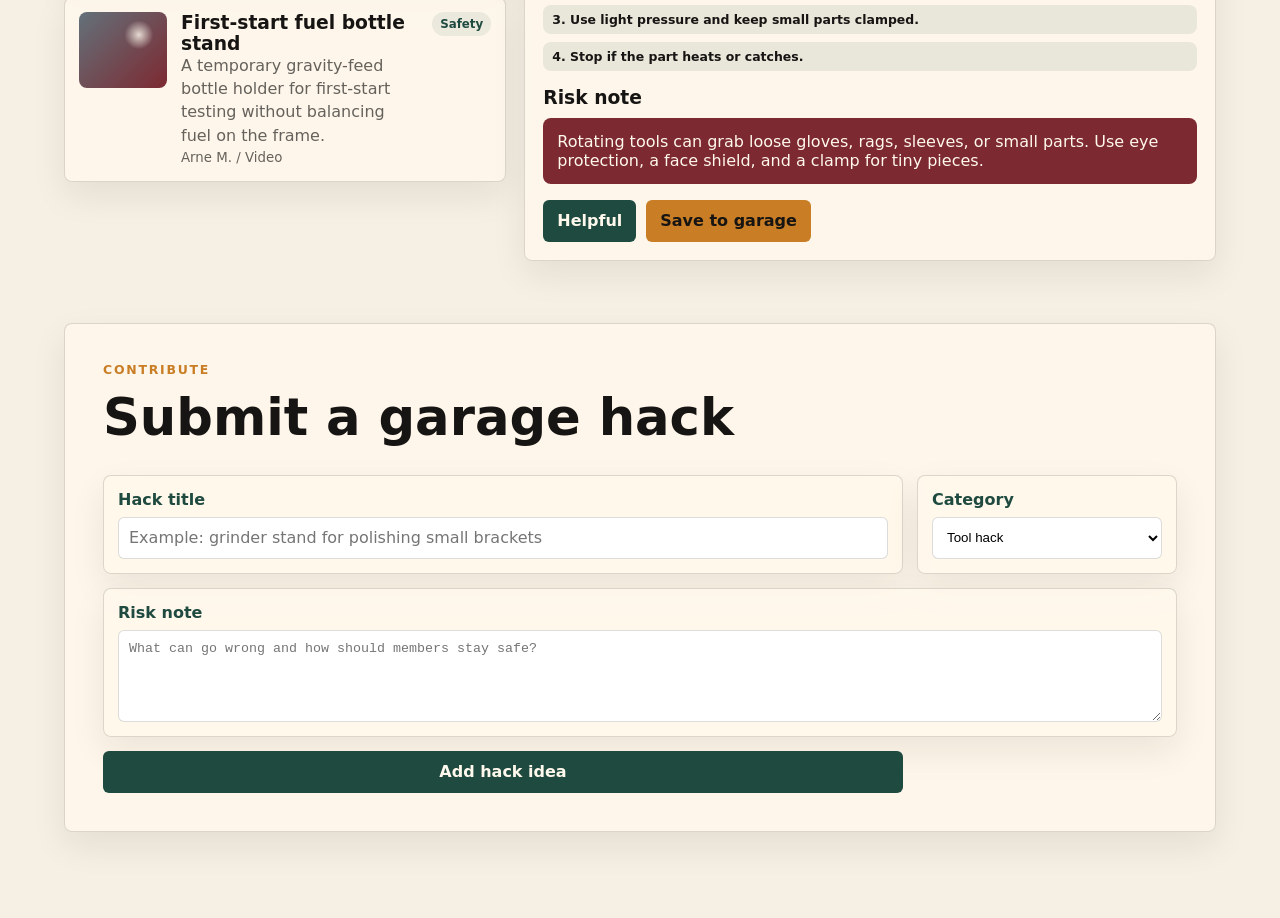
<file: hacks.html>
<!DOCTYPE html>
<html lang="en">
<head>
  <meta charset="UTF-8">
  <meta name="viewport" content="width=device-width, initial-scale=1.0">
  <title>Garage Hacks | Togos Vintage Garage</title>
  <link rel="stylesheet" href="styles.css">
  <link rel="stylesheet" href="hacks.css">
</head>
<body>
  <header class="site-header hacks-header" data-elevated="true">
    <a class="brand" href="index.html" aria-label="Togos Vintage Garage home">
      <span class="brand-mark" aria-hidden="true">TV</span>
      <span>Togos Vintage Garage</span>
    </a>
    <nav class="site-nav" aria-label="Primary navigation">
      <a href="index.html#community">Community</a>
      <a href="profiles.html">Profiles</a>
      <a href="vehicles.html">Vehicles</a>
      <a href="hacks.html">Hacks</a>
      <a href="maps.html">Maps</a>
      <a href="index.html#planner">Planner</a>
      <a href="index.html#hub">Hub</a>
      <a href="features.html">Features</a>
    </nav>
    <a class="nav-cta" href="index.html">Open site</a>
  </header>

  <main class="hacks-main">
    <section class="hacks-hero" aria-labelledby="hacks-title">
      <div>
        <p class="eyebrow">Garage hacks</p>
        <h1 id="hacks-title">How-to videos, photos, and clever workshop tricks</h1>
        <p>Share practical motor-fanatic hacks: safe tool setups, temporary fixtures, measuring tricks, cleaning methods, grinder jigs, parts organization, and clever ways to solve old-machine problems.</p>
      </div>
      <div class="hack-warning">
        <strong>Safety first</strong>
        <span>Every hack needs a risk note, protective gear, and a safer alternative when possible.</span>
      </div>
    </section>

    <section class="hack-controls" aria-label="Hack filters">
      <button class="hack-filter active" type="button" data-hack-filter="all">All</button>
      <button class="hack-filter" type="button" data-hack-filter="Tool hack">Tool hacks</button>
      <button class="hack-filter" type="button" data-hack-filter="Video">Videos</button>
      <button class="hack-filter" type="button" data-hack-filter="Photo guide">Photo guides</button>
      <button class="hack-filter" type="button" data-hack-filter="Safety">Safety</button>
      <button class="hack-filter" type="button" data-hack-filter="Parts">Parts</button>
    </section>

    <section class="hacks-layout">
      <div class="hack-feed" id="hack-feed" aria-live="polite"></div>
      <aside class="hack-detail" id="hack-detail" aria-live="polite"></aside>
    </section>

    <section class="submit-hack" aria-labelledby="submit-hack-title">
      <div class="section-heading">
        <p class="eyebrow">Contribute</p>
        <h2 id="submit-hack-title">Submit a garage hack</h2>
      </div>
      <form class="hack-form" id="hack-form">
        <label>
          <span>Hack title</span>
          <input id="hack-title-input" type="text" placeholder="Example: grinder stand for polishing small brackets" maxlength="80">
        </label>
        <label>
          <span>Category</span>
          <select id="hack-category-input">
            <option value="Tool hack">Tool hack</option>
            <option value="Video">Video</option>
            <option value="Photo guide">Photo guide</option>
            <option value="Safety">Safety</option>
            <option value="Parts">Parts</option>
          </select>
        </label>
        <label>
          <span>Risk note</span>
          <textarea id="hack-risk-input" placeholder="What can go wrong and how should members stay safe?"></textarea>
        </label>
        <button type="submit">Add hack idea</button>
      </form>
    </section>
  </main>

  <script src="i18n.js"></script>
  <script src="hacks.js"></script>
</body>
</html>
</file>
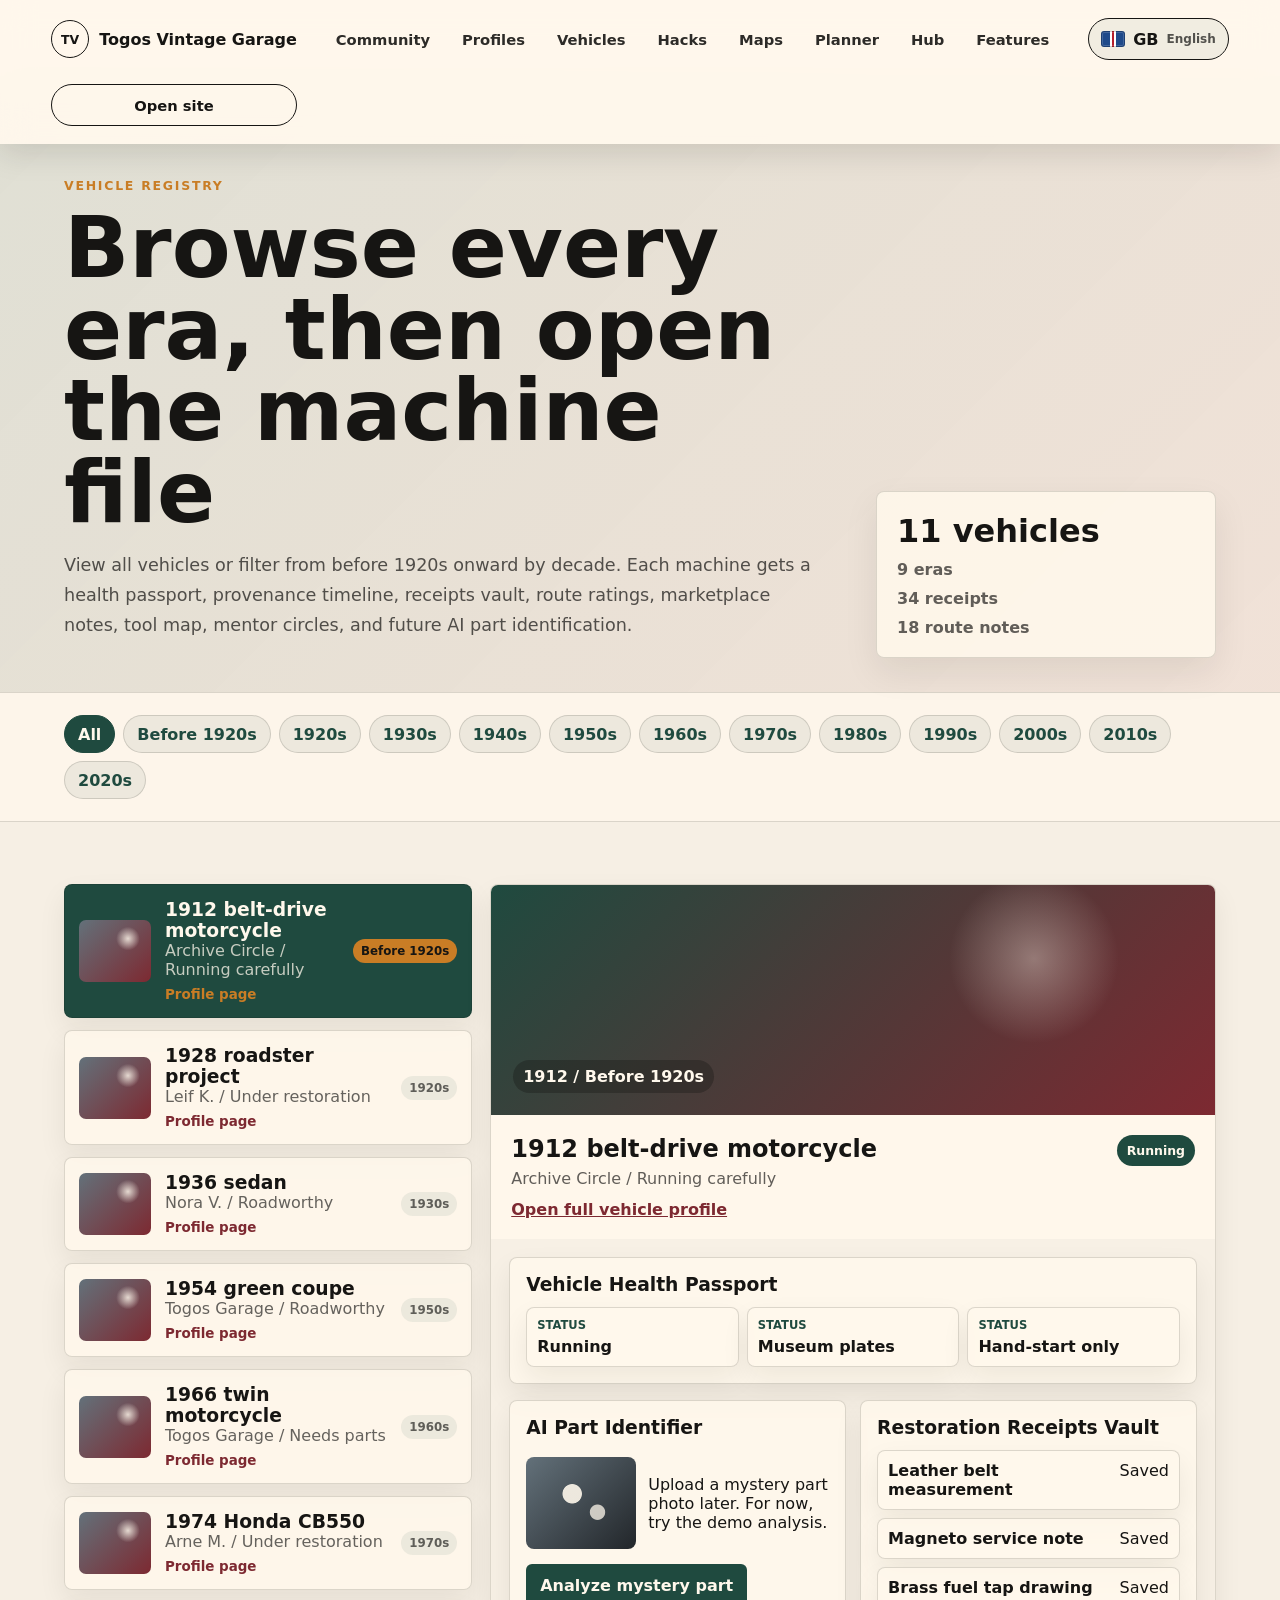
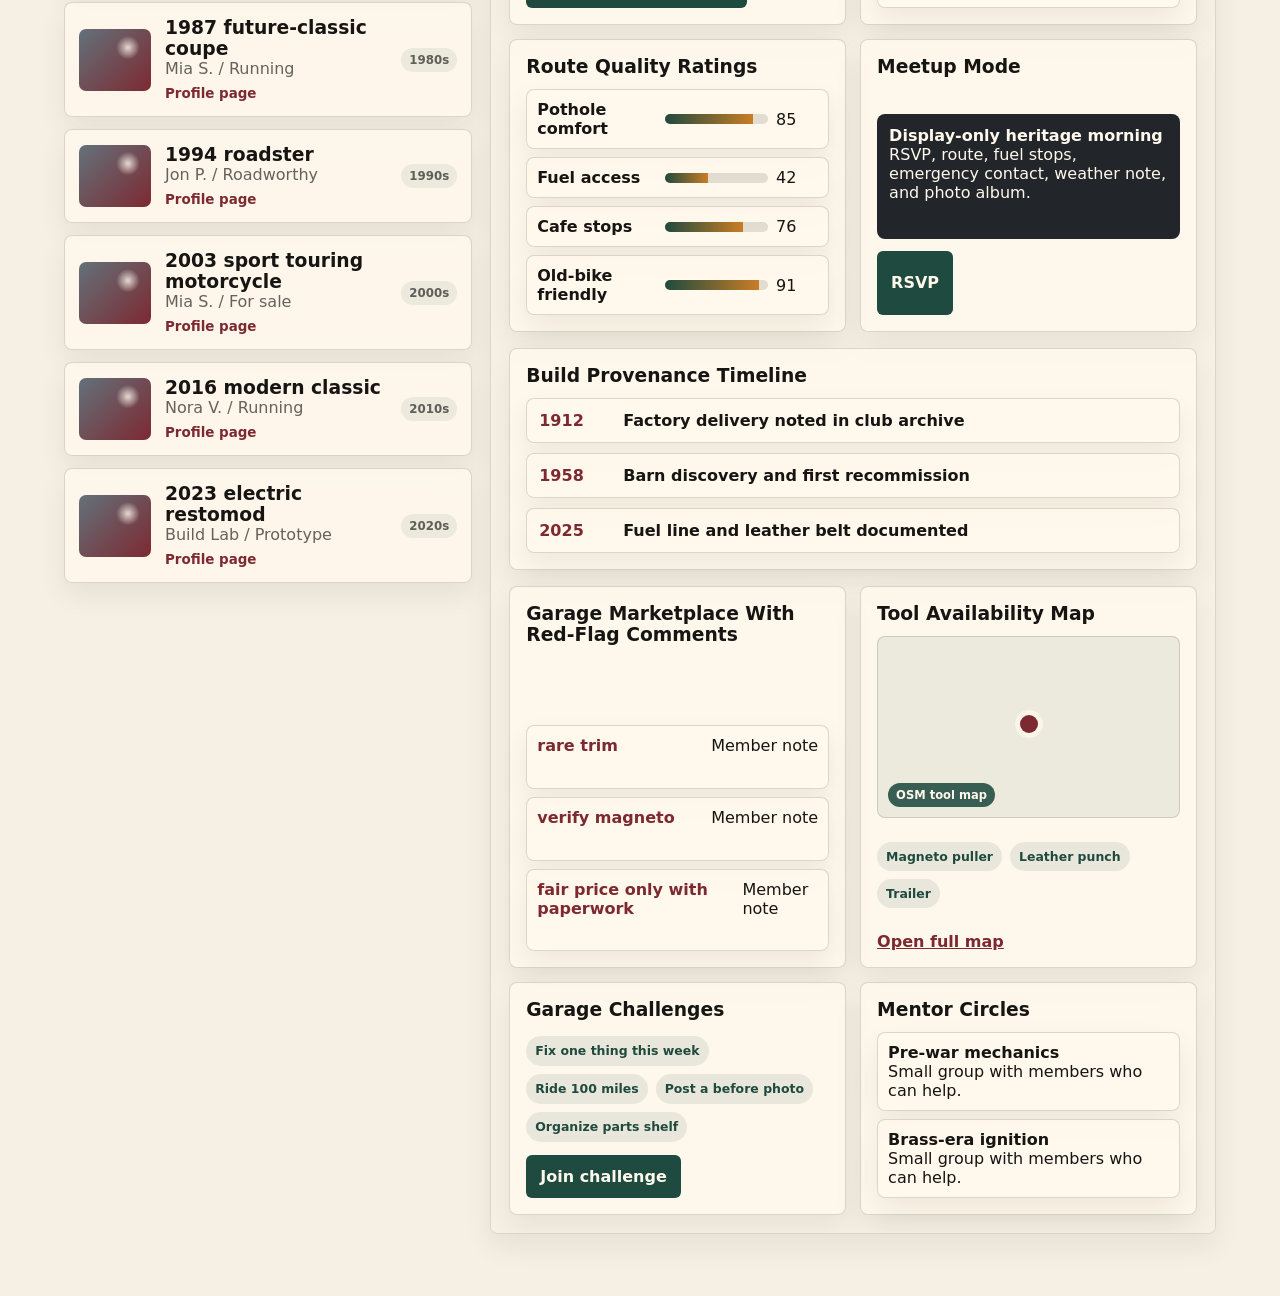
<file: vehicles.html>
<!DOCTYPE html>
<html lang="en">
<head>
  <meta charset="UTF-8">
  <meta name="viewport" content="width=device-width, initial-scale=1.0">
  <title>Vehicle Registry | Togos Vintage Garage</title>
  <link rel="stylesheet" href="styles.css">
  <link rel="stylesheet" href="vehicles.css">
</head>
<body>
  <header class="site-header vehicles-header" data-elevated="true">
    <a class="brand" href="index.html" aria-label="Togos Vintage Garage home">
      <span class="brand-mark" aria-hidden="true">TV</span>
      <span>Togos Vintage Garage</span>
    </a>
    <nav class="site-nav" aria-label="Primary navigation">
      <a href="index.html#community">Community</a>
      <a href="profiles.html">Profiles</a>
      <a href="vehicles.html">Vehicles</a>
      <a href="hacks.html">Hacks</a>
      <a href="maps.html">Maps</a>
      <a href="index.html#planner">Planner</a>
      <a href="index.html#hub">Hub</a>
      <a href="features.html">Features</a>
    </nav>
    <a class="nav-cta" href="index.html">Open site</a>
  </header>

  <main class="vehicles-main">
    <section class="vehicles-hero" aria-labelledby="vehicles-title">
      <div>
        <p class="eyebrow">Vehicle registry</p>
        <h1 id="vehicles-title">Browse every era, then open the machine file</h1>
        <p>View all vehicles or filter from before 1920s onward by decade. Each machine gets a health passport, provenance timeline, receipts vault, route ratings, marketplace notes, tool map, mentor circles, and future AI part identification.</p>
      </div>
      <div class="registry-stats">
        <strong id="vehicle-count">12 vehicles</strong>
        <span>9 eras</span>
        <span>34 receipts</span>
        <span>18 route notes</span>
      </div>
    </section>

    <section class="era-filter-bar" aria-label="Vehicle era filters">
      <button class="era-filter active" type="button" data-era="all">All</button>
      <button class="era-filter" type="button" data-era="pre1920">Before 1920s</button>
      <button class="era-filter" type="button" data-era="1920s">1920s</button>
      <button class="era-filter" type="button" data-era="1930s">1930s</button>
      <button class="era-filter" type="button" data-era="1940s">1940s</button>
      <button class="era-filter" type="button" data-era="1950s">1950s</button>
      <button class="era-filter" type="button" data-era="1960s">1960s</button>
      <button class="era-filter" type="button" data-era="1970s">1970s</button>
      <button class="era-filter" type="button" data-era="1980s">1980s</button>
      <button class="era-filter" type="button" data-era="1990s">1990s</button>
      <button class="era-filter" type="button" data-era="2000s">2000s</button>
      <button class="era-filter" type="button" data-era="2010s">2010s</button>
      <button class="era-filter" type="button" data-era="2020s">2020s</button>
    </section>

    <section class="vehicle-layout" aria-label="Vehicle registry browser">
      <div class="vehicle-list" id="vehicle-list" aria-live="polite"></div>
      <aside class="vehicle-detail" id="vehicle-detail" aria-live="polite"></aside>
    </section>
  </main>

  <script src="i18n.js"></script>
  <script src="vehicle-social.js"></script>
  <script src="vehicles.js"></script>
</body>
</html>
</file>
<file: styles.css>
:root {
  --ink: #161513;
  --paper: #f6efe4;
  --cream: #fff8ec;
  --green: #1f4a3f;
  --green-2: #2d6a55;
  --burgundy: #7d2931;
  --amber: #c97d25;
  --steel: #63717a;
  --charcoal: #22262a;
  --line: rgba(22, 21, 19, 0.15);
  --shadow: 0 20px 50px rgba(18, 17, 15, 0.16);
}

* {
  box-sizing: border-box;
}

html {
  scroll-behavior: smooth;
}

body {
  margin: 0;
  color: var(--ink);
  background: var(--paper);
  font-family: Inter, ui-sans-serif, system-ui, -apple-system, BlinkMacSystemFont, "Segoe UI", sans-serif;
  letter-spacing: 0;
}

img,
svg {
  max-width: 100%;
}

a {
  color: inherit;
}

button,
input {
  font: inherit;
}

button {
  cursor: pointer;
}

.sr-only {
  position: absolute;
  width: 1px;
  height: 1px;
  padding: 0;
  margin: -1px;
  overflow: hidden;
  clip: rect(0, 0, 0, 0);
  white-space: nowrap;
  border: 0;
}

.site-header {
  position: fixed;
  top: 0;
  left: 0;
  right: 0;
  z-index: 50;
  display: grid;
  grid-template-columns: auto 1fr auto;
  align-items: center;
  gap: 24px;
  padding: 18px clamp(18px, 4vw, 54px);
  color: var(--cream);
  transition: background 180ms ease, box-shadow 180ms ease, color 180ms ease;
}

.site-header[data-elevated="true"] {
  background: rgba(255, 248, 236, 0.94);
  color: var(--ink);
  box-shadow: 0 8px 30px rgba(20, 18, 15, 0.13);
  backdrop-filter: blur(16px);
}

.brand,
.site-nav,
.nav-cta,
.hero-actions,
.panel-top,
.reply-row,
.cart-bar,
.product-bottom,
.site-footer {
  display: flex;
  align-items: center;
}

.brand {
  gap: 10px;
  text-decoration: none;
  font-weight: 800;
}

.brand-mark {
  display: grid;
  place-items: center;
  width: 38px;
  aspect-ratio: 1;
  border: 1px solid currentColor;
  border-radius: 50%;
  font-size: 0.78rem;
  letter-spacing: 0;
}

.site-nav {
  justify-content: center;
  gap: clamp(12px, 2.5vw, 34px);
}

.site-nav a,
.nav-cta,
.site-footer a {
  text-decoration: none;
  font-weight: 700;
  font-size: 0.92rem;
}

.site-nav a {
  opacity: 0.9;
}

.nav-cta {
  justify-content: center;
  min-height: 42px;
  padding: 0 18px;
  border: 1px solid currentColor;
  border-radius: 999px;
}

.auth-open {
  overflow: hidden;
}

.auth-modal {
  position: fixed;
  inset: 0;
  z-index: 1000;
  display: none;
  place-items: center;
  padding: 18px;
}

.auth-modal[aria-hidden="false"] {
  display: grid;
}

.auth-backdrop {
  position: absolute;
  inset: 0;
  background: rgba(22, 21, 19, 0.62);
  backdrop-filter: blur(6px);
}

.auth-card {
  position: relative;
  z-index: 1;
  width: min(720px, 100%);
  max-height: min(86vh, 760px);
  overflow: auto;
  border: 1px solid rgba(255, 250, 240, 0.45);
  border-radius: 8px;
  padding: clamp(18px, 4vw, 32px);
  background: var(--cream);
  box-shadow: 0 28px 80px rgba(22, 21, 19, 0.38);
}

.auth-close {
  position: absolute;
  top: 14px;
  right: 14px;
  width: 38px;
  height: 38px;
  border: 1px solid var(--line);
  border-radius: 999px;
  background: #fffaf0;
  color: var(--ink);
  font-weight: 900;
}

.auth-card h2 {
  margin: 0;
  color: var(--burgundy);
  font-size: clamp(1.6rem, 4vw, 2.35rem);
}

.auth-copy,
.auth-note {
  color: rgba(22, 21, 19, 0.68);
  line-height: 1.55;
}

.auth-tabs {
  display: flex;
  flex-wrap: wrap;
  gap: 8px;
  margin: 18px 0;
}

.auth-tabs button,
.profile-hero-actions button {
  min-height: 42px;
  border: 1px solid var(--line);
  border-radius: 999px;
  padding: 0 16px;
  background: #fffaf0;
  color: var(--ink);
  font-weight: 900;
}

.auth-tabs button.active,
.profile-hero-actions button {
  border-color: transparent;
  color: var(--cream);
  background: var(--burgundy);
}

.auth-form {
  display: none;
  gap: 12px;
}

.auth-form.active {
  display: grid;
}

.auth-form label {
  display: grid;
  gap: 6px;
  color: var(--ink);
  font-weight: 900;
}

.auth-form input {
  width: 100%;
  min-height: 46px;
  border: 1px solid var(--line);
  border-radius: 8px;
  padding: 0 12px;
  background: #fffaf0;
  color: var(--ink);
  font: inherit;
}

.auth-form button[type="submit"] {
  min-height: 48px;
  border: 0;
  border-radius: 8px;
  padding: 0 18px;
  color: var(--cream);
  background: var(--green);
  font-weight: 900;
}

.language-switcher {
  position: relative;
  justify-self: end;
}

.language-trigger,
.language-menu button {
  display: grid;
  grid-template-columns: 24px auto auto;
  align-items: center;
  gap: 8px;
  min-height: 42px;
  border: 1px solid currentColor;
  border-radius: 999px;
  padding: 0 12px;
  color: inherit;
  background: rgba(255, 248, 236, 0.08);
  font-weight: 900;
}

.site-header[data-elevated="true"] .language-trigger,
.feature-header .language-trigger,
.profiles-header .language-trigger,
.vehicles-header .language-trigger {
  background: rgba(31, 74, 63, 0.06);
}

.language-trigger small {
  font-size: 0.75rem;
  opacity: 0.72;
}

.language-menu {
  position: absolute;
  z-index: 80;
  top: calc(100% + 8px);
  right: 0;
  width: min(280px, 86vw);
  max-height: 340px;
  overflow: auto;
  padding: 8px;
  border: 1px solid var(--line);
  border-radius: 8px;
  background: var(--cream);
  color: var(--ink);
  box-shadow: var(--shadow);
}

.language-menu button {
  width: 100%;
  grid-template-columns: 24px 42px 1fr;
  justify-items: start;
  margin-bottom: 6px;
  border-color: transparent;
  background: transparent;
  text-align: left;
}

.language-menu button:hover {
  background: rgba(31, 74, 63, 0.08);
}

#google_translate_element,
.goog-te-banner-frame,
.goog-te-gadget,
.skiptranslate {
  position: absolute !important;
  width: 1px !important;
  height: 1px !important;
  overflow: hidden !important;
  opacity: 0 !important;
  pointer-events: none !important;
}

body {
  top: 0 !important;
}

.lang-flag {
  width: 24px;
  height: 16px;
  border: 1px solid rgba(22, 21, 19, 0.2);
  border-radius: 3px;
  box-shadow: inset 0 0 0 1px rgba(255, 255, 255, 0.16);
}

.flag-gb {
  background: linear-gradient(90deg, #1f4a8a 0 38%, #fff 38% 44%, #b51f2c 44% 56%, #fff 56% 62%, #1f4a8a 62%);
}

.flag-no {
  background: linear-gradient(90deg, #b51f2c 0 30%, #fff 30% 38%, #203a78 38% 52%, #fff 52% 60%, #b51f2c 60%);
}

.flag-se {
  background: linear-gradient(90deg, #1f6ea8 0 32%, #f5c542 32% 44%, #1f6ea8 44%);
}

.flag-dk {
  background: linear-gradient(90deg, #b51f2c 0 34%, #fff 34% 44%, #b51f2c 44%);
}

.flag-de {
  background: linear-gradient(#111 0 33%, #b51f2c 33% 66%, #f5c542 66%);
}

.flag-fr {
  background: linear-gradient(90deg, #254f9b 0 33%, #fff 33% 66%, #b51f2c 66%);
}

.flag-es {
  background: linear-gradient(#b51f2c 0 25%, #f5c542 25% 75%, #b51f2c 75%);
}

.flag-it {
  background: linear-gradient(90deg, #247a4d 0 33%, #fff 33% 66%, #b51f2c 66%);
}

.flag-nl {
  background: linear-gradient(#b51f2c 0 33%, #fff 33% 66%, #244f9b 66%);
}

.flag-pl {
  background: linear-gradient(#fff 0 50%, #c62c46 50%);
}

.flag-pt {
  background: linear-gradient(90deg, #247a4d 0 42%, #c62c46 42%);
}

.hero {
  position: relative;
  min-height: 86vh;
  display: grid;
  align-items: center;
  overflow: hidden;
  padding: 112px clamp(20px, 5vw, 72px) 112px;
  color: var(--cream);
}

.hero-bg,
.hero-shade {
  position: absolute;
  inset: 0;
}

.hero-bg {
  background-image: url("assets/garage-hero.png");
  background-size: cover;
  background-position: center;
  transform: scale(1.02);
}

.hero-shade {
  background:
    linear-gradient(90deg, rgba(12, 12, 11, 0.82) 0%, rgba(12, 12, 11, 0.55) 42%, rgba(12, 12, 11, 0.22) 100%),
    linear-gradient(0deg, rgba(10, 9, 8, 0.68) 0%, rgba(10, 9, 8, 0.08) 42%);
}

.hero-content {
  position: relative;
  z-index: 2;
  max-width: 760px;
}

.eyebrow {
  margin: 0 0 14px;
  color: var(--amber);
  text-transform: uppercase;
  font-size: 0.78rem;
  font-weight: 800;
  letter-spacing: 0.14em;
}

.hero h1,
.section-heading h2 {
  margin: 0;
  letter-spacing: 0;
}

.hero h1 {
  max-width: 690px;
  font-family: Georgia, "Times New Roman", serif;
  font-size: clamp(3.7rem, 8vw, 8.5rem);
  line-height: 0.94;
  text-wrap: balance;
}

.hero-copy {
  max-width: 650px;
  margin: 24px 0 0;
  color: rgba(255, 248, 236, 0.88);
  font-size: clamp(1.05rem, 1.7vw, 1.32rem);
  line-height: 1.7;
}

.hero-actions {
  flex-wrap: wrap;
  gap: 12px;
  margin-top: 32px;
}

.button,
.chat-form button,
.small-action,
.rsvp,
.add-cart {
  min-height: 46px;
  display: inline-flex;
  align-items: center;
  justify-content: center;
  border: 0;
  border-radius: 6px;
  padding: 0 20px;
  text-decoration: none;
  font-weight: 800;
  transition: transform 160ms ease, box-shadow 160ms ease, background 160ms ease;
}

.button:hover,
.chat-form button:hover,
.small-action:hover,
.rsvp:hover,
.add-cart:hover {
  transform: translateY(-1px);
}

.button.primary,
.chat-form button,
.add-cart {
  background: var(--amber);
  color: #17100b;
  box-shadow: 0 10px 28px rgba(201, 125, 37, 0.35);
}

.button.secondary {
  background: rgba(255, 248, 236, 0.12);
  color: var(--cream);
  border: 1px solid rgba(255, 248, 236, 0.58);
}

.hero-strip {
  position: absolute;
  z-index: 3;
  left: clamp(20px, 5vw, 72px);
  right: clamp(20px, 5vw, 72px);
  bottom: 22px;
  display: grid;
  grid-template-columns: repeat(3, 1fr);
  max-width: 760px;
  border-top: 1px solid rgba(255, 248, 236, 0.28);
}

.hero-strip div {
  padding: 18px 22px 8px 0;
}

.hero-strip strong {
  display: block;
  font-size: clamp(1.6rem, 3vw, 2.4rem);
}

.hero-strip span {
  color: rgba(255, 248, 236, 0.78);
  font-weight: 700;
}

.section {
  padding: clamp(64px, 8vw, 112px) clamp(20px, 5vw, 72px);
}

.section-heading {
  max-width: 900px;
  margin-bottom: 32px;
}

.section-heading.narrow {
  max-width: 560px;
}

.section-heading h2 {
  font-size: clamp(2rem, 4vw, 4.1rem);
  line-height: 1.02;
  text-wrap: balance;
}

.section-heading p:not(.eyebrow) {
  color: rgba(22, 21, 19, 0.7);
  line-height: 1.7;
  font-size: 1.02rem;
}

.intro-band {
  background: var(--cream);
}

.quick-grid,
.tool-grid,
.product-grid,
.ideas-list {
  display: grid;
  grid-template-columns: repeat(3, minmax(0, 1fr));
  gap: 18px;
}

.quick-grid article,
.tool-card,
.product-card,
.ideas-list article,
.thread-detail,
.chat-panel {
  border: 1px solid var(--line);
  border-radius: 8px;
  background: rgba(255, 248, 236, 0.72);
  box-shadow: 0 14px 35px rgba(30, 24, 18, 0.08);
}

.quick-grid article {
  padding: 26px;
  min-height: 220px;
}

.quick-grid h3,
.tool-card h3,
.product-card h3,
.ideas-list h3,
.event-item h3,
.thread-detail h3 {
  margin: 0 0 10px;
  font-size: 1.18rem;
}

.quick-grid p,
.tool-card p,
.product-card p,
.ideas-list p,
.event-item p,
.thread-detail p {
  margin: 0;
  color: rgba(22, 21, 19, 0.68);
  line-height: 1.65;
}

.tile-icon {
  display: grid;
  place-items: center;
  width: 44px;
  aspect-ratio: 1;
  margin-bottom: 28px;
  border-radius: 50%;
  color: var(--cream);
  background: var(--green);
  font-weight: 900;
}

.quick-grid article:nth-child(2) .tile-icon {
  background: var(--burgundy);
}

.quick-grid article:nth-child(3) .tile-icon {
  background: var(--amber);
  color: var(--ink);
}

.split {
  display: grid;
  grid-template-columns: 0.8fr 1.2fr;
  gap: clamp(28px, 5vw, 72px);
  align-items: start;
}

.chat-section {
  background:
    linear-gradient(180deg, rgba(255, 248, 236, 0.65), rgba(237, 228, 214, 0.8)),
    var(--paper);
}

.community-chat {
  display: grid;
  grid-template-columns: minmax(220px, 0.72fr) minmax(360px, 1.55fr) minmax(230px, 0.73fr);
  gap: 16px;
  align-items: stretch;
}

.room-rail,
.member-panel {
  border: 1px solid var(--line);
  border-radius: 8px;
  background: var(--cream);
  box-shadow: 0 14px 35px rgba(30, 24, 18, 0.08);
  overflow: hidden;
}

.rail-heading {
  display: flex;
  justify-content: space-between;
  gap: 12px;
  padding: 18px;
  border-bottom: 1px solid var(--line);
}

.rail-heading span,
.room-button small,
.panel-top small,
.member-card p,
.online-person small {
  color: rgba(22, 21, 19, 0.62);
}

.room-list {
  display: grid;
  gap: 8px;
  padding: 12px;
}

.room-button {
  display: grid;
  grid-template-columns: 38px 1fr auto;
  gap: 10px;
  align-items: center;
  width: 100%;
  min-height: 72px;
  padding: 10px;
  text-align: left;
  color: var(--ink);
  background: transparent;
  border: 1px solid transparent;
  border-radius: 8px;
}

.room-button.active {
  color: var(--cream);
  background: var(--green);
}

.room-button.active small {
  color: rgba(255, 248, 236, 0.72);
}

.room-button small b {
  display: inline-block;
  margin-right: 5px;
  color: var(--burgundy);
  font-size: 0.68rem;
  text-transform: uppercase;
}

.room-button.active small b,
.room-button.urgent.active small b {
  color: var(--amber);
}

.room-button.urgent {
  border-color: rgba(125, 41, 49, 0.2);
  background: rgba(125, 41, 49, 0.06);
}

.room-button.urgent.active {
  background: var(--burgundy);
}

.room-button em {
  display: grid;
  place-items: center;
  min-width: 30px;
  min-height: 26px;
  border-radius: 999px;
  color: var(--green);
  background: rgba(31, 74, 63, 0.11);
  font-style: normal;
  font-weight: 900;
  font-size: 0.78rem;
}

.room-button.active em {
  color: var(--ink);
  background: var(--amber);
}

.room-icon {
  display: grid;
  place-items: center;
  width: 38px;
  aspect-ratio: 1;
  border-radius: 50%;
  background: rgba(201, 125, 37, 0.18);
  font-weight: 900;
}

.chat-panel {
  overflow: hidden;
  background: var(--charcoal);
  color: var(--cream);
}

.panel-top {
  justify-content: space-between;
  gap: 16px;
  padding: 18px 20px;
  border-bottom: 1px solid rgba(255, 248, 236, 0.14);
}

.panel-top > div {
  display: flex;
  align-items: center;
  gap: 9px;
}

.panel-top small {
  display: block;
  margin-top: 4px;
  color: rgba(255, 248, 236, 0.62);
  font-size: 0.8rem;
  line-height: 1.35;
}

.room-meta {
  display: grid;
  justify-items: end;
  gap: 5px;
  white-space: nowrap;
  font-weight: 800;
}

#room-privacy {
  padding: 5px 8px;
  border-radius: 999px;
  color: var(--ink);
  background: var(--amber);
  font-size: 0.72rem;
  text-transform: uppercase;
}

.status-dot {
  width: 10px;
  aspect-ratio: 1;
  border-radius: 50%;
  background: #8ad67e;
  box-shadow: 0 0 0 5px rgba(138, 214, 126, 0.13);
}

.messages {
  display: grid;
  gap: 14px;
  min-height: 330px;
  max-height: 430px;
  overflow: auto;
  padding: 20px;
}

.message {
  display: grid;
  grid-template-columns: 42px 1fr;
  gap: 12px;
  align-items: start;
}

.message.mine {
  background: rgba(201, 125, 37, 0.13);
  border: 1px solid rgba(201, 125, 37, 0.26);
  border-radius: 8px;
  padding: 12px;
}

.avatar {
  display: grid;
  place-items: center;
  width: 42px;
  aspect-ratio: 1;
  border-radius: 50%;
  background: var(--green-2);
  color: var(--cream);
  font-size: 0.78rem;
  font-weight: 900;
}

.message p {
  margin: 5px 0 0;
  color: rgba(255, 248, 236, 0.78);
  line-height: 1.55;
}

.message-attachment,
.message-reminder {
  margin-top: 10px;
  padding: 12px;
  border-radius: 8px;
  border: 1px solid rgba(255, 248, 236, 0.14);
  background: rgba(255, 248, 236, 0.08);
}

.message-attachment {
  display: grid;
  grid-template-columns: 74px 1fr;
  gap: 12px;
}

.photo-swatch {
  min-height: 62px;
  border-radius: 6px;
  background:
    radial-gradient(circle at 68% 30%, rgba(255, 248, 236, 0.85), transparent 18%),
    linear-gradient(135deg, var(--steel), var(--green));
  position: relative;
}

.photo-swatch::after {
  content: "";
  position: absolute;
  left: 14px;
  right: 14px;
  bottom: 13px;
  height: 9px;
  border-radius: 999px;
  background: rgba(22, 21, 19, 0.42);
}

.message-attachment strong,
.message-reminder strong {
  display: block;
  margin-bottom: 4px;
}

.message-reminder {
  border-color: rgba(201, 125, 37, 0.35);
  background: rgba(201, 125, 37, 0.13);
}

.message-reminder small,
.message-attachment small {
  display: block;
  margin-left: 0;
  color: rgba(255, 248, 236, 0.68);
  line-height: 1.45;
}

.message small {
  display: inline-block;
  margin-left: 6px;
  color: rgba(255, 248, 236, 0.48);
  font-size: 0.72rem;
}

.typing-note {
  min-height: 26px;
  margin: 0;
  padding: 0 20px 10px;
  color: rgba(255, 248, 236, 0.62);
  font-size: 0.86rem;
}

.chat-form {
  display: grid;
  grid-template-columns: 1fr auto auto;
  gap: 10px;
  padding: 16px;
  background: rgba(255, 248, 236, 0.08);
}

.chat-form input {
  min-width: 0;
  min-height: 46px;
  border: 1px solid rgba(255, 248, 236, 0.18);
  border-radius: 6px;
  padding: 0 14px;
  background: rgba(255, 248, 236, 0.11);
  color: var(--cream);
  outline: none;
}

.chat-form input::placeholder {
  color: rgba(255, 248, 236, 0.58);
}

.ghost-button {
  min-height: 46px;
  border: 1px solid rgba(255, 248, 236, 0.2);
  border-radius: 6px;
  padding: 0 16px;
  color: var(--cream);
  background: rgba(255, 248, 236, 0.1);
  font-weight: 800;
}

.ghost-button[aria-pressed="true"] {
  color: var(--ink);
  background: var(--cream);
}

.member-panel {
  display: grid;
  align-content: start;
  gap: 16px;
  padding: 16px;
}

.member-card,
.online-person {
  display: grid;
  grid-template-columns: 48px 1fr;
  gap: 12px;
  align-items: center;
}

.member-card {
  padding-bottom: 16px;
  border-bottom: 1px solid var(--line);
}

.avatar.large {
  width: 48px;
}

.status-picker {
  display: grid;
  grid-template-columns: repeat(3, 1fr);
  gap: 6px;
}

.status-choice {
  min-height: 36px;
  padding: 0 8px;
  border: 1px solid var(--line);
  border-radius: 6px;
  background: rgba(31, 74, 63, 0.06);
  color: var(--ink);
  font-weight: 800;
  font-size: 0.76rem;
}

.status-choice.active {
  color: var(--cream);
  background: var(--green);
  border-color: var(--green);
}

.custom-status {
  display: grid;
  grid-template-columns: 1fr auto;
  gap: 8px;
}

.custom-status input {
  min-width: 0;
  min-height: 40px;
  border: 1px solid var(--line);
  border-radius: 6px;
  padding: 0 10px;
  background: rgba(255, 255, 255, 0.45);
}

.custom-status button {
  min-height: 40px;
  border: 0;
  border-radius: 6px;
  padding: 0 12px;
  color: var(--cream);
  background: var(--green);
  font-weight: 800;
}

.skill-cloud {
  display: grid;
  gap: 10px;
  padding: 14px;
  border-radius: 8px;
  background: rgba(31, 74, 63, 0.08);
}

.skill-cloud div {
  display: flex;
  flex-wrap: wrap;
  gap: 7px;
}

.skill-cloud span {
  padding: 6px 8px;
  border-radius: 999px;
  color: var(--green);
  background: rgba(255, 248, 236, 0.78);
  border: 1px solid rgba(31, 74, 63, 0.12);
  font-size: 0.76rem;
  font-weight: 800;
}

.online-list {
  display: grid;
  gap: 12px;
}

.online-person {
  padding: 10px;
  border: 1px solid var(--line);
  border-radius: 8px;
  background: rgba(255, 255, 255, 0.28);
}

.online-person .avatar {
  position: relative;
}

.online-person .avatar::after {
  content: "";
  position: absolute;
  right: 1px;
  bottom: 1px;
  width: 10px;
  aspect-ratio: 1;
  border: 2px solid var(--cream);
  border-radius: 50%;
  background: #81c96f;
}

.online-person.away .avatar::after {
  background: var(--amber);
}

.chat-ideas {
  padding: 14px;
  border-radius: 8px;
  background: rgba(201, 125, 37, 0.13);
}

.chat-ideas ul {
  margin: 10px 0 0;
  padding-left: 18px;
  color: rgba(22, 21, 19, 0.68);
  line-height: 1.55;
}

.forum-section,
.merch-section {
  background: #ede4d6;
}

.forum-layout {
  display: grid;
  grid-template-columns: minmax(260px, 0.78fr) 1.22fr;
  gap: 18px;
}

.thread-list {
  display: grid;
  gap: 10px;
}

.thread {
  display: grid;
  gap: 8px;
  width: 100%;
  text-align: left;
  padding: 18px;
  border: 1px solid var(--line);
  border-radius: 8px;
  background: var(--cream);
  color: var(--ink);
}

.thread.active {
  background: var(--green);
  color: var(--cream);
  border-color: transparent;
}

.thread small {
  color: inherit;
  opacity: 0.7;
}

.thread-tag {
  width: fit-content;
  padding: 5px 8px;
  border-radius: 999px;
  background: rgba(201, 125, 37, 0.17);
  color: var(--burgundy);
  font-size: 0.72rem;
  text-transform: uppercase;
  font-weight: 900;
  letter-spacing: 0.08em;
}

.thread.active .thread-tag {
  background: rgba(255, 248, 236, 0.16);
  color: var(--cream);
}

.thread-detail {
  padding: clamp(22px, 4vw, 42px);
  min-height: 330px;
}

.thread-detail h3 {
  margin-top: 16px;
  font-size: clamp(1.6rem, 3vw, 2.6rem);
  line-height: 1.08;
}

.reply-row {
  justify-content: space-between;
  gap: 18px;
  margin-top: 40px;
  padding: 16px;
  background: rgba(31, 74, 63, 0.1);
  border: 1px solid rgba(31, 74, 63, 0.18);
  border-radius: 8px;
}

.reply-row span {
  color: var(--green);
  font-weight: 900;
  text-transform: uppercase;
  font-size: 0.76rem;
}

.tool-card {
  padding: 24px;
}

.small-action,
.rsvp {
  margin-top: 22px;
  background: var(--green);
  color: var(--cream);
}

.tool-card:nth-child(2) .small-action {
  background: var(--burgundy);
}

.tool-card:nth-child(3) .small-action {
  background: var(--steel);
}

.tool-card:nth-child(4) .small-action {
  background: var(--amber);
  color: var(--ink);
}

.action-note {
  min-height: 28px;
  margin: 20px 0 0;
  color: var(--green);
  font-weight: 800;
}

.events-band {
  display: grid;
  grid-template-columns: 0.55fr 1fr;
  gap: clamp(26px, 5vw, 70px);
  background: var(--green);
  color: var(--cream);
}

.planner-section {
  background: var(--cream);
}

.planner-grid {
  display: grid;
  grid-template-columns: repeat(6, 1fr);
  gap: 16px;
}

.planner-card {
  grid-column: span 2;
  padding: 20px;
  border: 1px solid var(--line);
  border-radius: 8px;
  background: rgba(246, 239, 228, 0.78);
  box-shadow: 0 14px 35px rgba(30, 24, 18, 0.08);
}

.kanban-card,
.gantt-card {
  grid-column: span 3;
}

.planner-top {
  display: flex;
  justify-content: space-between;
  gap: 14px;
  align-items: start;
  margin-bottom: 16px;
}

.planner-top h3 {
  margin: 0;
  font-size: 1.22rem;
}

.planner-top span {
  padding: 5px 8px;
  border-radius: 999px;
  color: var(--green);
  background: rgba(31, 74, 63, 0.09);
  font-size: 0.76rem;
  font-weight: 900;
}

.kanban-board {
  display: grid;
  grid-template-columns: repeat(3, 1fr);
  gap: 10px;
}

.kanban-column {
  min-height: 190px;
  padding: 12px;
  border-radius: 8px;
  background: rgba(255, 248, 236, 0.82);
  border: 1px solid var(--line);
}

.kanban-column strong {
  display: block;
  margin-bottom: 10px;
  color: var(--green);
}

.kanban-column p {
  margin: 8px 0 0;
  padding: 10px;
  border-radius: 6px;
  background: white;
  box-shadow: 0 8px 20px rgba(20, 18, 15, 0.08);
  font-weight: 700;
}

.mini-calendar {
  display: grid;
  grid-template-columns: repeat(7, 1fr);
  gap: 6px;
}

.mini-calendar span {
  color: rgba(22, 21, 19, 0.58);
  text-align: center;
  font-size: 0.72rem;
  font-weight: 900;
}

.mini-calendar button {
  min-height: 38px;
  border: 1px solid var(--line);
  border-radius: 6px;
  background: rgba(255, 248, 236, 0.8);
  color: var(--ink);
  font-weight: 800;
}

.mini-calendar .has-event {
  color: var(--cream);
  background: var(--burgundy);
  border-color: var(--burgundy);
}

.heatmap {
  display: grid;
  grid-template-columns: repeat(7, 1fr);
  gap: 7px;
}

.heatmap span {
  aspect-ratio: 1;
  border-radius: 5px;
  background: color-mix(in srgb, var(--green) calc(var(--level) * 20%), #e9decd);
  border: 1px solid rgba(22, 21, 19, 0.08);
}

.planner-note {
  margin: 14px 0 0;
  color: rgba(22, 21, 19, 0.68);
  line-height: 1.55;
}

.timeline-list {
  display: grid;
  gap: 12px;
}

.timeline-list div {
  display: grid;
  grid-template-columns: 72px 1fr;
  gap: 12px;
  align-items: center;
  padding: 12px;
  border-radius: 8px;
  background: rgba(255, 248, 236, 0.82);
  border: 1px solid var(--line);
}

.timeline-list time {
  color: var(--burgundy);
  font-weight: 900;
}

.gantt {
  display: grid;
  grid-template-columns: 90px repeat(9, 1fr);
  gap: 8px;
  align-items: center;
}

.gantt span {
  font-weight: 800;
  color: rgba(22, 21, 19, 0.72);
}

.gantt i {
  grid-column: calc(var(--start) + 1) / span var(--span);
  height: 24px;
  border-radius: 999px;
  background: linear-gradient(90deg, var(--green), var(--amber));
}

.gantt-stack {
  display: grid;
  gap: 18px;
}

.gantt-block {
  display: grid;
  gap: 10px;
}

.gantt-title {
  display: flex;
  justify-content: space-between;
  gap: 12px;
  align-items: center;
}

.gantt-title span {
  color: rgba(22, 21, 19, 0.58);
  font-size: 0.8rem;
  font-weight: 900;
}

.gantt-board {
  display: grid;
  gap: 8px;
  padding: 12px;
  border: 1px solid var(--line);
  border-radius: 8px;
  background: rgba(255, 248, 236, 0.82);
}

.gantt-scale,
.gantt-row {
  display: grid;
  grid-template-columns: 96px repeat(5, 1fr);
  gap: 8px;
  align-items: center;
}

.gantt-scale b {
  color: rgba(22, 21, 19, 0.46);
  font-size: 0.72rem;
  text-align: center;
}

.gantt-row strong {
  color: rgba(22, 21, 19, 0.72);
  font-size: 0.84rem;
}

.gantt-row i {
  position: relative;
  grid-column: calc(var(--start) + 1) / span var(--span);
  min-height: 30px;
  overflow: hidden;
  border-radius: 999px;
  background: rgba(31, 74, 63, 0.15);
}

.gantt-row i em {
  position: absolute;
  inset: 0;
  z-index: 2;
  display: grid;
  place-items: center;
  color: var(--cream);
  font-size: 0.72rem;
  font-style: normal;
  font-weight: 900;
  text-shadow: 0 1px 8px rgba(0, 0, 0, 0.28);
}

.event-bar {
  background: var(--green) !important;
}

.event-bar.overlap {
  background: repeating-linear-gradient(
    135deg,
    var(--burgundy),
    var(--burgundy) 9px,
    var(--amber) 9px,
    var(--amber) 18px
  ) !important;
}

.restore-gantt .gantt-row i {
  background: rgba(22, 21, 19, 0.12);
}

.restore-gantt .gantt-row i b {
  position: absolute;
  inset: 0 auto 0 0;
  width: var(--progress);
  border-radius: inherit;
  background: linear-gradient(90deg, var(--green), var(--amber));
}

.hub-section {
  background:
    linear-gradient(180deg, rgba(237, 228, 214, 0.82), rgba(255, 248, 236, 0.78)),
    var(--paper);
}

.hub-grid {
  display: grid;
  grid-template-columns: repeat(4, minmax(0, 1fr));
  gap: 16px;
}

.hub-card {
  min-height: 230px;
  padding: 18px;
  border: 1px solid var(--line);
  border-radius: 8px;
  background: rgba(255, 248, 236, 0.76);
  box-shadow: 0 14px 35px rgba(30, 24, 18, 0.08);
}

.hub-card h3,
.hub-card p {
  margin: 0;
}

.hub-card p {
  color: rgba(22, 21, 19, 0.68);
  line-height: 1.55;
}

.hub-top {
  display: flex;
  justify-content: space-between;
  gap: 12px;
  align-items: start;
  margin-bottom: 16px;
}

.hub-pill {
  flex: 0 0 auto;
  padding: 5px 8px;
  border-radius: 999px;
  color: var(--green);
  background: rgba(31, 74, 63, 0.1);
  font-size: 0.74rem;
  font-weight: 900;
}

.hub-pill.warn {
  color: var(--burgundy);
  background: rgba(125, 41, 49, 0.12);
}

.profile-card,
.diary-card,
.identify-card,
.route-card {
  grid-column: span 2;
}

.vehicle-line,
.watch-item {
  display: grid;
  gap: 5px;
  padding: 12px;
  border-radius: 8px;
  background: rgba(31, 74, 63, 0.08);
}

.vehicle-line span,
.watch-item span {
  color: rgba(22, 21, 19, 0.66);
  line-height: 1.45;
}

.help-line {
  margin-top: 14px !important;
}

.badge-row,
.tool-shelf,
.contest-grid,
.vote-options {
  display: flex;
  flex-wrap: wrap;
  gap: 8px;
  margin-top: 14px;
}

.badge-row span,
.tool-shelf span,
.contest-grid span {
  padding: 7px 9px;
  border-radius: 999px;
  color: var(--green);
  background: rgba(31, 74, 63, 0.09);
  font-size: 0.78rem;
  font-weight: 800;
}

.photo-pair {
  display: grid;
  grid-template-columns: 1fr 1fr;
  gap: 10px;
  margin-bottom: 14px;
}

.photo-pair span,
.mystery-part,
.route-map,
.shop-map {
  min-height: 120px;
  border-radius: 8px;
  border: 1px solid var(--line);
  background:
    radial-gradient(circle at 68% 28%, rgba(255, 248, 236, 0.8), transparent 18%),
    linear-gradient(135deg, var(--green), var(--steel));
}

.osm-preview {
  position: relative;
  min-height: 150px;
  overflow: hidden;
  background: rgba(31, 74, 63, 0.08);
}

.osm-preview iframe {
  position: absolute;
  inset: 0;
  width: 100%;
  height: 100%;
  min-height: 150px;
  border: 0;
  filter: saturate(0.92) contrast(0.96);
}

.osm-preview span {
  position: absolute;
  left: 10px;
  bottom: 10px;
  z-index: 2;
  padding: 5px 8px;
  border-radius: 999px;
  color: var(--cream);
  background: rgba(31, 74, 63, 0.88);
  font-size: 0.72rem;
  font-weight: 900;
}

.shop-map.osm-preview::after {
  content: "";
  position: absolute;
  left: 50%;
  right: auto;
  top: 48%;
  width: 18px;
  height: 18px;
  border-radius: 50%;
  background: var(--burgundy);
  transform: translate(-50%, -50%);
  box-shadow: 0 0 0 5px rgba(255, 248, 236, 0.82);
}

.mini-map-link {
  display: grid;
  gap: 6px;
  padding: 12px;
  border-radius: 8px;
  background: rgba(31, 74, 63, 0.08);
}

.mini-map-link span {
  color: rgba(22, 21, 19, 0.66);
  line-height: 1.45;
}

.mini-map-link a {
  width: fit-content;
  color: var(--burgundy);
  font-weight: 900;
}

.photo-pair span {
  display: grid;
  place-items: end start;
  padding: 12px;
  color: var(--cream);
  font-weight: 900;
}

.photo-pair span:first-child {
  filter: saturate(0.55);
}

.compact-list {
  display: grid;
  gap: 8px;
  margin: 0;
  padding-left: 18px;
  color: rgba(22, 21, 19, 0.72);
  line-height: 1.45;
}

.mystery-part {
  min-height: 150px;
  margin-bottom: 14px;
  background:
    radial-gradient(circle at 45% 42%, rgba(255, 248, 236, 0.92) 0 9%, transparent 10%),
    radial-gradient(circle at 62% 58%, rgba(255, 248, 236, 0.78) 0 7%, transparent 8%),
    linear-gradient(135deg, var(--burgundy), var(--steel));
}

.hub-action,
.hub-link,
.vote-options button {
  min-height: 40px;
  margin-top: 16px;
  border: 0;
  border-radius: 6px;
  padding: 0 14px;
  color: var(--cream);
  background: var(--green);
  font-weight: 900;
}

.hub-link {
  display: inline-flex;
  align-items: center;
  justify-content: center;
  width: fit-content;
  text-decoration: none;
}

.route-map {
  position: relative;
  min-height: 150px;
  margin-bottom: 14px;
  overflow: hidden;
  background:
    linear-gradient(135deg, rgba(31, 74, 63, 0.22), rgba(201, 125, 37, 0.18)),
    var(--cream);
}

.route-map:not(.osm-preview)::before {
  content: "";
  position: absolute;
  inset: 42% 9% auto 8%;
  height: 8px;
  border-radius: 999px;
  background: var(--green);
  transform: rotate(-8deg);
}

.route-map i {
  position: absolute;
  width: 16px;
  aspect-ratio: 1;
  border-radius: 50%;
  background: var(--burgundy);
}

.route-map i:nth-child(1) {
  left: 13%;
  top: 48%;
}

.route-map i:nth-child(2) {
  left: 52%;
  top: 36%;
}

.route-map i:nth-child(3) {
  right: 16%;
  top: 44%;
}

.route-facts {
  display: grid;
  grid-template-columns: repeat(3, 1fr);
  gap: 8px;
  margin: 0;
}

.route-facts div {
  padding: 10px;
  border-radius: 8px;
  background: rgba(31, 74, 63, 0.08);
}

.route-facts dt {
  color: var(--green);
  font-size: 0.72rem;
  font-weight: 900;
  text-transform: uppercase;
}

.route-facts dd {
  margin: 4px 0 0;
  font-weight: 800;
}

.shop-map {
  position: relative;
  min-height: 150px;
  margin-bottom: 14px;
  background:
    linear-gradient(90deg, rgba(22, 21, 19, 0.06) 1px, transparent 1px),
    linear-gradient(0deg, rgba(22, 21, 19, 0.06) 1px, transparent 1px),
    rgba(31, 74, 63, 0.08);
  background-size: 34px 34px;
}

.shop-map b {
  position: absolute;
  left: var(--x);
  top: var(--y);
  display: grid;
  place-items: center;
  width: 30px;
  aspect-ratio: 1;
  border-radius: 50%;
  color: var(--cream);
  background: var(--burgundy);
  transform: translate(-50%, -50%);
}

.watch-item + .watch-item {
  margin-top: 10px;
}

.checklist-card {
  display: grid;
  gap: 10px;
}

.checklist-card label {
  display: flex;
  align-items: center;
  gap: 9px;
  color: rgba(22, 21, 19, 0.75);
  font-weight: 700;
}

.checklist-card input {
  width: 18px;
  aspect-ratio: 1;
}

.story-card blockquote {
  margin: 0 0 14px;
  padding-left: 14px;
  border-left: 4px solid var(--amber);
  color: var(--ink);
  font-family: Georgia, "Times New Roman", serif;
  font-size: 1.15rem;
  line-height: 1.35;
}

.cost-bars {
  display: grid;
  gap: 10px;
}

.cost-bars span {
  position: relative;
  display: flex;
  justify-content: space-between;
  gap: 12px;
  overflow: hidden;
  padding: 10px;
  border-radius: 6px;
  background: rgba(31, 74, 63, 0.08);
}

.cost-bars span::before {
  content: "";
  position: absolute;
  inset: 0 auto 0 0;
  width: var(--w);
  background: rgba(201, 125, 37, 0.28);
}

.cost-bars b,
.cost-bars em {
  position: relative;
  z-index: 1;
}

.cost-bars em {
  font-style: normal;
  font-weight: 900;
}

.vote-options button {
  margin-top: 0;
  background: var(--burgundy);
}

.vote-options button.is-selected {
  color: var(--ink);
  background: var(--amber);
}

.sound-bars {
  display: flex;
  align-items: center;
  gap: 8px;
  min-height: 96px;
  margin-bottom: 14px;
  padding: 14px;
  border-radius: 8px;
  background: var(--charcoal);
}

.sound-bars i {
  flex: 1;
  height: 24px;
  border-radius: 999px;
  background: var(--amber);
}

.sound-bars i:nth-child(2),
.sound-bars i:nth-child(6) {
  height: 58px;
  background: var(--green-2);
}

.sound-bars i:nth-child(3),
.sound-bars i:nth-child(7) {
  height: 78px;
  background: var(--cream);
}

.sound-bars i:nth-child(4) {
  height: 42px;
  background: var(--burgundy);
}

.events-band .section-heading p:not(.eyebrow),
.events-band .event-item p {
  color: rgba(255, 248, 236, 0.74);
}

.event-list {
  display: grid;
  gap: 12px;
}

.event-item {
  display: grid;
  grid-template-columns: 84px 1fr auto;
  align-items: center;
  gap: 18px;
  padding: 18px;
  border: 1px solid rgba(255, 248, 236, 0.16);
  border-radius: 8px;
  background: rgba(255, 248, 236, 0.08);
}

.event-item time {
  display: grid;
  place-items: center;
  min-height: 62px;
  border-radius: 6px;
  color: var(--ink);
  background: var(--cream);
  font-weight: 900;
}

.rsvp {
  margin-top: 0;
  background: var(--cream);
  color: var(--green);
}

.rsvp.is-in {
  background: var(--amber);
  color: var(--ink);
}

.cart-bar {
  justify-content: space-between;
  margin-bottom: 18px;
  padding: 14px 18px;
  border-radius: 8px;
  background: var(--charcoal);
  color: var(--cream);
}

.product-card {
  overflow: hidden;
  background: var(--cream);
}

.product-card h3,
.product-card p,
.product-bottom {
  margin-left: 20px;
  margin-right: 20px;
}

.product-card h3 {
  margin-top: 20px;
}

.product-bottom {
  justify-content: space-between;
  gap: 14px;
  margin-top: 22px;
  margin-bottom: 20px;
}

.product-art {
  height: 210px;
  position: relative;
  background:
    radial-gradient(circle at 35% 28%, rgba(255, 248, 236, 0.85), transparent 18%),
    linear-gradient(135deg, var(--green), var(--burgundy));
}

.product-art::before,
.product-art::after {
  content: "";
  position: absolute;
  background: rgba(255, 248, 236, 0.9);
}

.product-art.shirt::before {
  width: 98px;
  height: 118px;
  left: 50%;
  top: 46px;
  transform: translateX(-50%);
  border-radius: 8px 8px 18px 18px;
  clip-path: polygon(21% 0, 38% 0, 46% 12%, 54% 12%, 62% 0, 79% 0, 100% 25%, 83% 39%, 80% 100%, 20% 100%, 17% 39%, 0 25%);
}

.product-art.cap::before {
  width: 140px;
  height: 72px;
  left: 50%;
  top: 70px;
  transform: translateX(-50%);
  border-radius: 80px 80px 16px 16px;
}

.product-art.cap::after {
  width: 86px;
  height: 18px;
  left: calc(50% + 38px);
  top: 124px;
  border-radius: 0 18px 18px 0;
}

.product-art.mug::before {
  width: 102px;
  height: 106px;
  left: 45%;
  top: 56px;
  transform: translateX(-50%);
  border-radius: 8px 8px 28px 28px;
}

.product-art.mug::after {
  width: 42px;
  height: 56px;
  left: calc(45% + 38px);
  top: 82px;
  border: 12px solid rgba(255, 248, 236, 0.9);
  border-left: 0;
  border-radius: 0 34px 34px 0;
  background: transparent;
}

.ideas-list {
  grid-template-columns: repeat(2, minmax(0, 1fr));
}

.ideas-list article {
  display: grid;
  grid-template-columns: 54px 1fr;
  column-gap: 16px;
  padding: 22px;
}

.ideas-list span {
  grid-row: span 2;
  color: var(--burgundy);
  font-family: Georgia, "Times New Roman", serif;
  font-size: 1.9rem;
}

.site-footer {
  justify-content: space-between;
  gap: 24px;
  padding: 34px clamp(20px, 5vw, 72px);
  background: var(--charcoal);
  color: var(--cream);
}

.site-footer p {
  margin: 8px 0 0;
  color: rgba(255, 248, 236, 0.68);
}

@media (max-width: 900px) {
  .site-header {
    grid-template-columns: 1fr auto;
  }

  .site-nav {
    display: none;
  }

  .split,
  .community-chat,
  .forum-layout,
  .events-band {
    grid-template-columns: 1fr;
  }

  .quick-grid,
  .tool-grid,
  .product-grid,
  .ideas-list {
    grid-template-columns: 1fr 1fr;
  }

  .planner-grid,
  .kanban-board {
    grid-template-columns: 1fr;
  }

  .planner-card,
  .kanban-card,
  .gantt-card {
    grid-column: span 1;
  }

  .hero {
    min-height: 84vh;
  }
}

@media (max-width: 640px) {
  .site-header {
    padding: 14px 16px;
  }

  .brand span:last-child {
    max-width: 148px;
  }

  .nav-cta {
    min-height: 38px;
    padding: 0 12px;
  }

  .hero {
    padding: 100px 18px 150px;
  }

  .hero h1 {
    font-size: clamp(3.2rem, 18vw, 5rem);
  }

  .hero-strip {
    grid-template-columns: 1fr;
    left: 18px;
    right: 18px;
    bottom: 14px;
  }

  .hero-strip div {
    display: flex;
    align-items: baseline;
    gap: 10px;
    padding: 8px 0;
  }

  .quick-grid,
  .tool-grid,
  .product-grid,
  .ideas-list {
    grid-template-columns: 1fr;
  }

  .chat-form {
    grid-template-columns: 1fr;
  }

  .status-picker {
    grid-template-columns: 1fr;
  }

  .custom-status {
    grid-template-columns: 1fr;
  }

  .panel-top {
    align-items: flex-start;
    flex-direction: column;
  }

  .room-meta {
    justify-items: start;
  }

  .gantt {
    grid-template-columns: 72px repeat(9, 1fr);
    gap: 6px;
  }

  .gantt-scale,
  .gantt-row {
    grid-template-columns: 76px repeat(5, minmax(26px, 1fr));
    gap: 5px;
  }

  .gantt-row strong {
    font-size: 0.76rem;
  }

  .gantt-row i em {
    font-size: 0.66rem;
  }

  .event-item {
    grid-template-columns: 1fr;
  }

  .event-item time {
    width: 84px;
  }

  .ideas-list article {
    grid-template-columns: 1fr;
  }

  .ideas-list span {
    grid-row: auto;
  }

  .site-footer {
    align-items: flex-start;
    flex-direction: column;
  }
}
</file>
<file: admin.css>
.admin-body {
  min-height: 100vh;
  display: grid;
  grid-template-columns: 270px 1fr;
  background: #efe6d9;
}

.admin-sidebar {
  position: sticky;
  top: 0;
  height: 100vh;
  display: grid;
  grid-template-rows: auto 1fr auto;
  gap: 24px;
  padding: 24px;
  color: var(--cream);
  background: var(--charcoal);
}

.admin-brand {
  color: var(--cream);
}

.admin-nav {
  display: grid;
  align-content: start;
  gap: 8px;
}

.admin-nav-item,
.back-link,
.admin-button,
.quick-actions button,
.table-row button,
.moderation-list button,
.content-tile button {
  min-height: 42px;
  border-radius: 6px;
  font-weight: 900;
}

.admin-nav-item {
  width: 100%;
  padding: 0 12px;
  border: 1px solid transparent;
  color: rgba(255, 248, 236, 0.74);
  background: transparent;
  text-align: left;
}

.admin-nav-item.active,
.admin-nav-item:hover {
  color: var(--ink);
  background: var(--amber);
}

.back-link {
  display: inline-flex;
  align-items: center;
  justify-content: center;
  color: var(--cream);
  border: 1px solid rgba(255, 248, 236, 0.28);
  text-decoration: none;
}

.admin-side-links {
  display: grid;
  gap: 10px;
}

.admin-shell {
  min-width: 0;
  padding: 28px clamp(20px, 4vw, 52px) 64px;
}

.admin-topbar {
  display: flex;
  justify-content: space-between;
  align-items: start;
  gap: 20px;
  margin-bottom: 28px;
}

.admin-topbar h1 {
  margin: 0;
  font-size: clamp(2.1rem, 4vw, 4rem);
  line-height: 1;
  letter-spacing: 0;
}

.admin-actions {
  display: flex;
  flex-wrap: wrap;
  justify-content: flex-end;
  gap: 10px;
}

.admin-actions .language-switcher {
  color: var(--ink);
}

.admin-actions .language-trigger {
  background: rgba(255, 248, 236, 0.75);
}

.admin-button {
  border: 0;
  padding: 0 16px;
  color: var(--cream);
  background: var(--green);
}

.admin-button.ghost {
  color: var(--ink);
  background: rgba(255, 248, 236, 0.75);
  border: 1px solid var(--line);
}

.admin-view {
  display: none;
}

.admin-view.active {
  display: block;
}

.admin-section-heading {
  display: flex;
  justify-content: space-between;
  gap: 20px;
  align-items: end;
  margin-bottom: 18px;
}

.admin-section-heading h2 {
  margin: 0;
  font-size: clamp(1.5rem, 2.4vw, 2.4rem);
}

.admin-section-heading p {
  max-width: 620px;
  margin: 0;
  color: rgba(22, 21, 19, 0.68);
  line-height: 1.55;
}

.metric-grid,
.admin-grid,
.content-grid,
.settings-grid {
  display: grid;
  gap: 16px;
}

.metric-grid {
  grid-template-columns: repeat(4, minmax(0, 1fr));
  margin-bottom: 16px;
}

.metric-card,
.admin-card,
.content-tile {
  border: 1px solid var(--line);
  border-radius: 8px;
  background: rgba(255, 248, 236, 0.8);
  box-shadow: 0 14px 35px rgba(30, 24, 18, 0.08);
}

.metric-card {
  display: grid;
  gap: 6px;
  padding: 18px;
}

.metric-card span,
.metric-card small,
.admin-card-top span,
.table-row small,
.content-tile span {
  color: rgba(22, 21, 19, 0.62);
}

.metric-card strong {
  font-size: 2.3rem;
  line-height: 1;
}

.metric-card.urgent {
  color: var(--cream);
  background: var(--burgundy);
}

.metric-card.urgent span,
.metric-card.urgent small {
  color: rgba(255, 248, 236, 0.74);
}

.admin-grid {
  grid-template-columns: repeat(3, minmax(0, 1fr));
}

.admin-card {
  padding: 18px;
}

.admin-card.wide {
  grid-column: span 2;
}

.admin-card-top {
  display: flex;
  justify-content: space-between;
  gap: 14px;
  align-items: start;
  margin-bottom: 16px;
}

.admin-card-top h3 {
  margin: 0;
  font-size: 1.15rem;
}

.admin-card-top span {
  padding: 5px 8px;
  border-radius: 999px;
  background: rgba(31, 74, 63, 0.09);
  color: var(--green);
  font-size: 0.74rem;
  font-weight: 900;
}

.admin-chart {
  height: 220px;
  display: flex;
  align-items: end;
  gap: 12px;
  padding: 18px;
  border-radius: 8px;
  background: var(--charcoal);
}

.admin-chart i {
  flex: 1;
  height: var(--h);
  min-height: 28px;
  border-radius: 7px 7px 2px 2px;
  background: linear-gradient(180deg, var(--amber), var(--green-2));
}

.health-list,
.quick-actions,
.badge-matrix,
.vote-bars {
  display: grid;
  gap: 10px;
}

.health-list p {
  display: flex;
  justify-content: space-between;
  gap: 12px;
  margin: 0;
  padding: 10px;
  border-radius: 8px;
  background: rgba(31, 74, 63, 0.08);
}

.quick-actions button,
.table-row button,
.moderation-list button,
.content-tile button {
  border: 0;
  padding: 0 12px;
  color: var(--cream);
  background: var(--green);
}

.admin-table,
.moderation-list {
  display: grid;
  gap: 10px;
}

.table-row,
.moderation-list article {
  display: grid;
  grid-template-columns: minmax(200px, 1fr) auto auto;
  gap: 12px;
  align-items: center;
  padding: 12px;
  border-radius: 8px;
  background: rgba(255, 255, 255, 0.44);
  border: 1px solid var(--line);
}

.table-row span,
.table-row small {
  display: grid;
  gap: 4px;
}

.table-row em {
  font-style: normal;
  color: rgba(22, 21, 19, 0.68);
}

.badge-matrix {
  grid-template-columns: 1fr 1fr;
}

.badge-matrix span {
  display: flex;
  justify-content: space-between;
  gap: 8px;
  padding: 10px;
  border-radius: 8px;
  background: rgba(31, 74, 63, 0.08);
  font-weight: 800;
}

.flag-pill {
  width: fit-content;
  padding: 6px 8px;
  border-radius: 999px;
  color: var(--burgundy);
  background: rgba(125, 41, 49, 0.12);
  font-size: 0.72rem;
  font-weight: 900;
  text-transform: uppercase;
}

.moderation-list p {
  margin: 4px 0 0;
  color: rgba(22, 21, 19, 0.66);
}

.content-grid,
.settings-grid {
  grid-template-columns: repeat(3, minmax(0, 1fr));
}

.content-tile {
  display: grid;
  gap: 10px;
  padding: 18px;
}

.content-tile strong {
  font-size: 1.12rem;
}

.settings-grid label {
  display: flex;
  align-items: center;
  gap: 10px;
  min-height: 72px;
  padding: 16px;
  border: 1px solid var(--line);
  border-radius: 8px;
  background: rgba(255, 248, 236, 0.8);
  font-weight: 800;
  box-shadow: 0 14px 35px rgba(30, 24, 18, 0.08);
}

.settings-grid input {
  width: 18px;
  aspect-ratio: 1;
}

.vote-bars span {
  position: relative;
  display: flex;
  justify-content: space-between;
  gap: 12px;
  overflow: hidden;
  padding: 12px;
  border-radius: 8px;
  background: rgba(31, 74, 63, 0.08);
}

.vote-bars span::before {
  content: "";
  position: absolute;
  inset: 0 auto 0 0;
  width: var(--w);
  background: rgba(201, 125, 37, 0.28);
}

.vote-bars b,
.vote-bars em {
  position: relative;
  z-index: 1;
}

.vote-bars em {
  font-style: normal;
  font-weight: 900;
}

@media (max-width: 1050px) {
  .admin-body {
    grid-template-columns: 1fr;
  }

  .admin-sidebar {
    position: static;
    height: auto;
    grid-template-rows: auto auto auto;
  }

  .admin-nav {
    grid-template-columns: repeat(3, 1fr);
  }

  .metric-grid,
  .admin-grid,
  .content-grid,
  .settings-grid {
    grid-template-columns: 1fr 1fr;
  }

  .admin-card.wide {
    grid-column: span 2;
  }
}

@media (max-width: 680px) {
  .admin-shell {
    padding: 20px 16px 46px;
  }

  .admin-topbar,
  .admin-section-heading,
  .table-row,
  .moderation-list article {
    grid-template-columns: 1fr;
    display: grid;
  }

  .admin-actions {
    justify-content: stretch;
  }

  .admin-actions button {
    width: 100%;
  }

  .admin-nav,
  .metric-grid,
  .admin-grid,
  .content-grid,
  .settings-grid,
  .badge-matrix {
    grid-template-columns: 1fr;
  }

  .admin-card.wide {
    grid-column: span 1;
  }
}
</file>
<file: designs.css>
.designs-header {
  color: var(--ink);
}

.designs-main {
  min-height: 100vh;
  padding-top: 76px;
  background: var(--paper);
}

.design-hero {
  display: grid;
  grid-template-columns: minmax(0, 1fr) minmax(280px, 360px);
  gap: clamp(28px, 5vw, 72px);
  align-items: end;
  padding: clamp(72px, 8vw, 116px) clamp(20px, 5vw, 72px) 38px;
  background: var(--cream);
}

.design-hero h1 {
  max-width: 980px;
  margin: 0;
  font-size: clamp(3rem, 6.4vw, 6.8rem);
  line-height: 0.95;
  letter-spacing: 0;
}

.design-hero p:not(.eyebrow) {
  max-width: 780px;
  color: rgba(22, 21, 19, 0.72);
  line-height: 1.7;
}

.design-switcher {
  display: grid;
  gap: 8px;
  padding: 16px;
  border: 1px solid var(--line);
  border-radius: 8px;
  background: rgba(255, 248, 236, 0.82);
  box-shadow: 0 14px 35px rgba(30, 24, 18, 0.08);
}

.design-switcher button,
.preview-actions button {
  min-height: 42px;
  border: 1px solid var(--line);
  border-radius: 6px;
  padding: 0 12px;
  color: var(--green);
  background: white;
  font-weight: 900;
}

.design-switcher button.active,
.preview-actions button:first-child {
  color: var(--cream);
  background: var(--green);
  border-color: var(--green);
}

.design-preview {
  padding: clamp(32px, 5vw, 62px) clamp(20px, 5vw, 72px);
}

.preview-hero {
  min-height: 430px;
  display: grid;
  align-items: end;
  padding: clamp(24px, 5vw, 58px);
  border-radius: 8px;
  color: var(--cream);
  background:
    linear-gradient(90deg, rgba(18, 17, 15, 0.82), rgba(18, 17, 15, 0.24)),
    url("assets/garage-hero.png") center / cover;
}

.preview-hero h2 {
  max-width: 760px;
  margin: 0;
  font-size: clamp(2.4rem, 5vw, 5.6rem);
  line-height: 0.98;
}

.preview-hero p:not(.eyebrow) {
  max-width: 620px;
  color: rgba(255, 248, 236, 0.82);
  line-height: 1.65;
}

.preview-actions {
  display: flex;
  flex-wrap: wrap;
  gap: 10px;
  margin-top: 22px;
}

.preview-grid {
  display: grid;
  grid-template-columns: repeat(3, minmax(0, 1fr));
  gap: 16px;
  margin-top: 18px;
}

.preview-grid article {
  min-height: 210px;
  padding: 18px;
  border: 1px solid var(--line);
  border-radius: 8px;
  background: rgba(255, 248, 236, 0.86);
  box-shadow: 0 14px 35px rgba(30, 24, 18, 0.08);
}

.preview-grid h3,
.preview-grid p {
  margin: 0;
}

.preview-grid p {
  margin-top: 8px;
  color: rgba(22, 21, 19, 0.68);
  line-height: 1.55;
}

.mini-route,
.mini-profile,
.mini-bars {
  margin-top: 18px;
}

.mini-route {
  height: 62px;
  border-radius: 8px;
  background:
    radial-gradient(circle at 22% 52%, var(--amber) 0 7px, transparent 8px),
    radial-gradient(circle at 76% 44%, var(--burgundy) 0 7px, transparent 8px),
    linear-gradient(105deg, transparent 0 38%, var(--green) 38% 43%, transparent 43%),
    rgba(31, 74, 63, 0.08);
}

.mini-profile {
  display: flex;
  align-items: center;
  gap: 12px;
}

.mini-profile strong {
  padding: 7px 10px;
  border-radius: 999px;
  color: var(--burgundy);
  background: rgba(201, 125, 37, 0.12);
}

.mini-bars {
  display: grid;
  gap: 8px;
}

.mini-bars i {
  height: 12px;
  border-radius: 999px;
  background: linear-gradient(90deg, var(--green), var(--amber));
}

.mini-bars i:nth-child(2) {
  width: 72%;
}

.mini-bars i:nth-child(3) {
  width: 46%;
}

body[data-design="dashboard"] {
  --paper: #eef1ef;
  --cream: #ffffff;
  --green: #245047;
  --burgundy: #33404a;
  --amber: #d19a3b;
}

body[data-design="dashboard"] .preview-hero {
  color: var(--ink);
  background:
    linear-gradient(90deg, rgba(255, 255, 255, 0.92), rgba(255, 255, 255, 0.64)),
    url("assets/garage-hero.png") center / cover;
}

body[data-design="dashboard"] .preview-hero p:not(.eyebrow) {
  color: rgba(22, 21, 19, 0.7);
}

body[data-design="cartoon"] {
  --paper: #f9e7bc;
  --cream: #fff7d8;
  --ink: #1b2126;
  --green: #16806b;
  --burgundy: #d63a3a;
  --amber: #f6b733;
  --steel: #55a6c7;
  --line: rgba(27, 33, 38, 0.34);
}

body[data-design="cartoon"] .design-hero,
body[data-design="cartoon"] .preview-grid article,
body[data-design="cartoon"] .design-switcher {
  border: 3px solid var(--ink);
  background: var(--cream);
  box-shadow: 8px 8px 0 var(--ink);
}

body[data-design="cartoon"] .design-hero h1,
body[data-design="cartoon"] .preview-hero h2 {
  font-family: Impact, Haettenschweiler, "Arial Black", sans-serif;
  text-transform: uppercase;
}

body[data-design="cartoon"] .preview-hero {
  border: 4px solid var(--ink);
  color: var(--ink);
  background:
    radial-gradient(circle at 17% 25%, rgba(246, 183, 51, 0.92) 0 10%, transparent 11%),
    radial-gradient(circle at 80% 20%, rgba(255, 247, 216, 0.9) 0 8%, transparent 9%),
    linear-gradient(135deg, rgba(22, 128, 107, 0.88), rgba(85, 166, 199, 0.88)),
    url("assets/garage-hero.png") center / cover;
  box-shadow: 10px 10px 0 var(--ink);
}

body[data-design="cartoon"] .preview-hero p:not(.eyebrow) {
  max-width: 660px;
  color: rgba(27, 33, 38, 0.82);
  font-weight: 800;
}

body[data-design="cartoon"] .preview-actions button,
body[data-design="cartoon"] .design-switcher button {
  border: 3px solid var(--ink);
  border-radius: 999px;
  box-shadow: 4px 4px 0 var(--ink);
}

body[data-design="cartoon"] .preview-grid article {
  transform: rotate(var(--tilt, -1deg));
}

body[data-design="cartoon"] .preview-grid article:nth-child(2) {
  --tilt: 1.2deg;
}

body[data-design="cartoon"] .preview-grid article:nth-child(3) {
  --tilt: -0.5deg;
}

body[data-design="deco"] {
  --paper: #eee5d2;
  --cream: #fbf4df;
  --ink: #15191c;
  --green: #173f3c;
  --burgundy: #7c272d;
  --amber: #c9a24d;
  --line: rgba(21, 25, 28, 0.18);
}

body[data-design="deco"] .preview-hero {
  color: var(--cream);
  background:
    linear-gradient(90deg, rgba(21, 25, 28, 0.86), rgba(23, 63, 60, 0.44)),
    repeating-linear-gradient(90deg, rgba(201, 162, 77, 0.24) 0 2px, transparent 2px 46px),
    url("assets/garage-hero.png") center / cover;
}

body[data-design="deco"] .preview-hero h2,
body[data-design="deco"] .design-hero h1 {
  font-family: Georgia, "Times New Roman", serif;
  text-transform: uppercase;
}

body[data-design="deco"] .preview-grid article {
  border-top: 5px solid var(--amber);
}

body[data-design="brass"] {
  --paper: #e7dcc4;
  --cream: #fff8e8;
  --ink: #211b14;
  --green: #3f563d;
  --burgundy: #7e3e2f;
  --amber: #b58948;
  --steel: #6f6b5d;
}

body[data-design="brass"] .preview-hero {
  color: var(--cream);
  background:
    linear-gradient(90deg, rgba(33, 27, 20, 0.88), rgba(126, 62, 47, 0.34)),
    url("assets/garage-hero.png") center / cover;
  filter: sepia(0.18);
}

body[data-design="brass"] .preview-grid article,
body[data-design="brass"] .design-switcher,
body[data-design="brass"] .design-hero {
  background:
    linear-gradient(90deg, rgba(181, 137, 72, 0.08) 1px, transparent 1px),
    var(--cream);
  background-size: 22px 22px;
}

body[data-design="brass"] .preview-grid h3::before {
  content: "Filed note";
  display: block;
  margin-bottom: 8px;
  color: var(--burgundy);
  text-transform: uppercase;
  font-size: 0.68rem;
  font-weight: 900;
  letter-spacing: 0.12em;
}

body[data-design="magazine"] {
  --paper: #f2eee6;
  --cream: #fffdf7;
  --ink: #101010;
  --green: #304d42;
  --burgundy: #9a2c2b;
  --amber: #c9872d;
}

body[data-design="magazine"] .preview-hero {
  color: var(--ink);
  background:
    linear-gradient(90deg, rgba(255, 253, 247, 0.95), rgba(255, 253, 247, 0.54)),
    url("assets/garage-hero.png") center / cover;
}

body[data-design="magazine"] .preview-hero h2,
body[data-design="magazine"] .design-hero h1 {
  font-family: Georgia, "Times New Roman", serif;
}

body[data-design="magazine"] .preview-hero p:not(.eyebrow) {
  color: rgba(16, 16, 16, 0.72);
  column-count: 2;
  column-gap: 24px;
}

body[data-design="magazine"] .preview-grid article {
  border-radius: 0;
  box-shadow: none;
  border-top: 2px solid var(--ink);
  border-left: 0;
  border-right: 0;
  border-bottom: 0;
}

body[data-design="rally"] {
  --paper: #f4eee4;
  --cream: #fff9ec;
  --green: #0f3f36;
  --burgundy: #a22d2f;
  --amber: #efb231;
}

body[data-design="rally"] .preview-hero {
  background:
    linear-gradient(110deg, rgba(162, 45, 47, 0.9) 0 42%, rgba(15, 63, 54, 0.8) 42% 100%),
    url("assets/garage-hero.png") center / cover;
}

body[data-design="midnight"] {
  --paper: #141719;
  --cream: #202528;
  --ink: #f4efe5;
  --green: #6fb39a;
  --burgundy: #d06b70;
  --amber: #f1b84f;
  --line: rgba(244, 239, 229, 0.16);
}

body[data-design="midnight"] .design-hero,
body[data-design="midnight"] .preview-grid article,
body[data-design="midnight"] .design-switcher {
  background: #202528;
}

body[data-design="midnight"] .design-hero p:not(.eyebrow),
body[data-design="midnight"] .preview-grid p {
  color: rgba(244, 239, 229, 0.7);
}

@media (max-width: 900px) {
  .design-hero,
  .preview-grid {
    grid-template-columns: 1fr;
  }
}
</file>
<file: features.css>
.feature-header {
  color: var(--ink);
}

.feature-main {
  padding-top: 76px;
  background: var(--paper);
}

.feature-hero {
  padding: clamp(70px, 8vw, 112px) clamp(20px, 5vw, 72px) 36px;
  background:
    linear-gradient(135deg, rgba(31, 74, 63, 0.12), rgba(201, 125, 37, 0.12)),
    var(--cream);
}

.feature-hero h1 {
  max-width: 920px;
  margin: 0;
  font-size: clamp(3rem, 7vw, 7rem);
  line-height: 0.95;
  letter-spacing: 0;
}

.feature-hero p:not(.eyebrow) {
  max-width: 760px;
  color: rgba(22, 21, 19, 0.72);
  font-size: 1.12rem;
  line-height: 1.65;
}

.feature-tabs {
  display: flex;
  flex-wrap: wrap;
  gap: 10px;
  margin-top: 28px;
}

.feature-tab {
  min-height: 44px;
  padding: 0 16px;
  border: 1px solid var(--line);
  border-radius: 999px;
  color: var(--ink);
  background: rgba(255, 248, 236, 0.84);
  font-weight: 900;
}

.feature-tab.active {
  color: var(--cream);
  background: var(--green);
  border-color: var(--green);
}

.feature-panel {
  display: none;
  padding: clamp(44px, 6vw, 82px) clamp(20px, 5vw, 72px);
}

.feature-panel.active {
  display: block;
}

.feature-copy {
  max-width: 820px;
  margin-bottom: 28px;
}

.feature-copy h2 {
  margin: 0;
  font-size: clamp(2.1rem, 4vw, 4.2rem);
  line-height: 1;
  letter-spacing: 0;
}

.feature-copy p:not(.eyebrow) {
  color: rgba(22, 21, 19, 0.7);
  line-height: 1.7;
}

.feature-layout {
  display: grid;
  grid-template-columns: minmax(280px, 0.76fr) 1.24fr;
  gap: 18px;
  align-items: start;
}

.profile-preview,
.feature-list article,
.feature-card-grid article,
.feature-callout {
  border: 1px solid var(--line);
  border-radius: 8px;
  background: rgba(255, 248, 236, 0.78);
  box-shadow: 0 14px 35px rgba(30, 24, 18, 0.08);
}

.profile-preview {
  padding: 20px;
}

.feature-list,
.feature-card-grid {
  display: grid;
  gap: 14px;
}

.feature-list {
  grid-template-columns: repeat(2, minmax(0, 1fr));
}

.feature-list article,
.feature-card-grid article {
  display: grid;
  gap: 8px;
  padding: 18px;
}

.feature-list span,
.feature-card-grid p,
.feature-callout span {
  color: rgba(22, 21, 19, 0.68);
  line-height: 1.55;
}

.feature-card-grid {
  grid-template-columns: repeat(3, minmax(0, 1fr));
}

.feature-card-grid.compact {
  grid-template-columns: repeat(2, minmax(0, 1fr));
}

.feature-card-grid h3 {
  margin: 0;
}

.feature-card-grid p {
  margin: 0;
}

.feature-callout {
  display: grid;
  grid-template-columns: auto 1fr;
  gap: 12px;
  margin-top: 18px;
  padding: 18px;
  background: rgba(31, 74, 63, 0.09);
}

@media (max-width: 900px) {
  .feature-layout,
  .feature-list,
  .feature-card-grid,
  .feature-card-grid.compact {
    grid-template-columns: 1fr;
  }
}

@media (max-width: 640px) {
  .feature-main {
    padding-top: 66px;
  }

  .feature-hero {
    padding-top: 54px;
  }

  .feature-callout {
    grid-template-columns: 1fr;
  }
}
</file>
<file: hacks.css>
.hacks-header {
  color: var(--ink);
}

.hacks-main {
  padding-top: 76px;
  background: var(--paper);
}

.hacks-hero {
  display: grid;
  grid-template-columns: minmax(0, 1fr) minmax(260px, 340px);
  gap: clamp(28px, 5vw, 72px);
  align-items: end;
  padding: clamp(72px, 8vw, 116px) clamp(20px, 5vw, 72px) 34px;
  background:
    linear-gradient(135deg, rgba(31, 74, 63, 0.14), rgba(201, 125, 37, 0.14)),
    var(--cream);
}

.hacks-hero h1 {
  max-width: 980px;
  margin: 0;
  font-size: clamp(3rem, 6.7vw, 7rem);
  line-height: 0.95;
  letter-spacing: 0;
}

.hacks-hero p:not(.eyebrow) {
  max-width: 820px;
  color: rgba(22, 21, 19, 0.72);
  font-size: 1.1rem;
  line-height: 1.7;
}

.hack-warning,
.hack-card,
.hack-detail,
.submit-hack,
.hack-form label {
  border: 1px solid var(--line);
  border-radius: 8px;
  background: rgba(255, 248, 236, 0.82);
  box-shadow: 0 14px 35px rgba(30, 24, 18, 0.08);
}

.hack-warning {
  display: grid;
  gap: 8px;
  padding: 20px;
}

.hack-warning strong {
  color: var(--burgundy);
  font-size: 1.4rem;
}

.hack-warning span {
  color: rgba(22, 21, 19, 0.68);
  line-height: 1.55;
}

.hack-controls {
  display: flex;
  flex-wrap: wrap;
  gap: 8px;
  padding: 22px clamp(20px, 5vw, 72px);
  border-top: 1px solid var(--line);
  border-bottom: 1px solid var(--line);
  background: rgba(255, 248, 236, 0.78);
}

.hack-filter {
  min-height: 38px;
  border: 1px solid var(--line);
  border-radius: 999px;
  padding: 0 13px;
  color: var(--green);
  background: rgba(31, 74, 63, 0.07);
  font-weight: 900;
}

.hack-filter.active {
  color: var(--cream);
  background: var(--green);
  border-color: var(--green);
}

.hacks-layout {
  display: grid;
  grid-template-columns: minmax(310px, 0.78fr) minmax(480px, 1.22fr);
  gap: 18px;
  align-items: start;
  padding: clamp(32px, 5vw, 62px) clamp(20px, 5vw, 72px);
}

.hack-feed {
  display: grid;
  gap: 12px;
}

.hack-card {
  display: grid;
  grid-template-columns: 88px 1fr auto;
  gap: 14px;
  align-items: start;
  width: 100%;
  padding: 14px;
  color: var(--ink);
  text-align: left;
}

.hack-card.active {
  color: var(--cream);
  background: var(--green);
}

.hack-card.active p,
.hack-card.active small {
  color: rgba(255, 248, 236, 0.76);
}

.hack-thumb,
.hack-hero-media {
  border-radius: 8px;
  background:
    radial-gradient(circle at 68% 30%, rgba(255, 248, 236, 0.82), transparent 18%),
    linear-gradient(135deg, var(--steel), var(--burgundy));
}

.hack-thumb {
  min-height: 76px;
}

.hack-card h3,
.hack-card p,
.hack-detail h2,
.hack-detail h3 {
  margin: 0;
}

.hack-card p,
.hack-card small {
  color: rgba(22, 21, 19, 0.66);
  line-height: 1.45;
}

.hack-badge {
  padding: 5px 8px;
  border-radius: 999px;
  color: var(--green);
  background: rgba(31, 74, 63, 0.08);
  font-size: 0.74rem;
  font-weight: 900;
  white-space: nowrap;
}

.hack-card.active .hack-badge {
  color: var(--ink);
  background: var(--amber);
}

.hack-detail {
  overflow: hidden;
}

.hack-hero-media {
  min-height: 260px;
  display: grid;
  align-items: end;
  padding: 18px;
  color: var(--cream);
}

.hack-hero-media.video::before {
  content: "PLAY";
  display: grid;
  place-items: center;
  width: 72px;
  aspect-ratio: 1;
  border-radius: 50%;
  background: rgba(22, 21, 19, 0.5);
  font-weight: 900;
}

.hack-detail-body {
  display: grid;
  gap: 16px;
  padding: 18px;
}

.hack-meta {
  display: flex;
  flex-wrap: wrap;
  gap: 8px;
}

.hack-meta span,
.hack-step,
.hack-tools span {
  padding: 7px 9px;
  border-radius: 999px;
  color: var(--green);
  background: rgba(31, 74, 63, 0.09);
  font-size: 0.78rem;
  font-weight: 900;
}

.hack-section {
  display: grid;
  gap: 10px;
}

.hack-steps {
  display: grid;
  gap: 8px;
}

.hack-step {
  border-radius: 8px;
  color: var(--ink);
}

.hack-tools {
  display: flex;
  flex-wrap: wrap;
  gap: 8px;
}

.risk-box {
  padding: 14px;
  border-radius: 8px;
  color: var(--cream);
  background: var(--burgundy);
}

.hack-actions {
  display: flex;
  flex-wrap: wrap;
  gap: 10px;
}

.hack-actions button,
.hack-form button {
  min-height: 42px;
  border: 0;
  border-radius: 6px;
  padding: 0 14px;
  color: var(--cream);
  background: var(--green);
  font-weight: 900;
}

.hack-actions button.secondary {
  color: var(--ink);
  background: var(--amber);
}

.submit-hack {
  margin: 0 clamp(20px, 5vw, 72px) clamp(48px, 7vw, 86px);
  padding: clamp(24px, 4vw, 38px);
}

.hack-form {
  display: grid;
  grid-template-columns: 1fr 260px;
  gap: 14px;
}

.hack-form label {
  display: grid;
  gap: 8px;
  padding: 14px;
}

.hack-form label:nth-child(3) {
  grid-column: span 2;
}

.hack-form span {
  color: var(--green);
  font-weight: 900;
}

.hack-form input,
.hack-form select,
.hack-form textarea {
  width: 100%;
  min-height: 42px;
  border: 1px solid var(--line);
  border-radius: 6px;
  padding: 10px;
  background: white;
}

.hack-form textarea {
  min-height: 92px;
  resize: vertical;
}

@media (max-width: 900px) {
  .hacks-hero,
  .hacks-layout,
  .hack-form {
    grid-template-columns: 1fr;
  }

  .hack-form label:nth-child(3) {
    grid-column: span 1;
  }
}

@media (max-width: 640px) {
  .hacks-main {
    padding-top: 66px;
  }

  .hacks-hero {
    padding-top: 54px;
  }

  .hack-card {
    grid-template-columns: 1fr;
  }
}
</file>
<file: vehicles.css>
.vehicles-header {
  color: var(--ink);
}

.vehicles-main {
  padding-top: 76px;
  background: var(--paper);
}

.vehicles-hero {
  display: grid;
  grid-template-columns: minmax(0, 1fr) minmax(260px, 340px);
  gap: clamp(28px, 5vw, 72px);
  align-items: end;
  padding: clamp(72px, 8vw, 116px) clamp(20px, 5vw, 72px) 34px;
  background:
    linear-gradient(135deg, rgba(31, 74, 63, 0.14), rgba(125, 41, 49, 0.11)),
    var(--cream);
}

.vehicles-hero h1 {
  max-width: 980px;
  margin: 0;
  font-size: clamp(3rem, 6.7vw, 7rem);
  line-height: 0.95;
  letter-spacing: 0;
}

.vehicles-hero p:not(.eyebrow) {
  max-width: 850px;
  color: rgba(22, 21, 19, 0.72);
  font-size: 1.1rem;
  line-height: 1.7;
}

.registry-stats {
  display: grid;
  gap: 10px;
  padding: 20px;
  border: 1px solid var(--line);
  border-radius: 8px;
  background: rgba(255, 248, 236, 0.86);
  box-shadow: 0 14px 35px rgba(30, 24, 18, 0.08);
}

.registry-stats strong {
  font-size: 2rem;
}

.registry-stats span {
  color: rgba(22, 21, 19, 0.68);
  font-weight: 800;
}

.era-filter-bar {
  display: flex;
  flex-wrap: wrap;
  gap: 8px;
  padding: 22px clamp(20px, 5vw, 72px);
  border-top: 1px solid var(--line);
  border-bottom: 1px solid var(--line);
  background: rgba(255, 248, 236, 0.78);
}

.era-filter {
  min-height: 38px;
  border: 1px solid var(--line);
  border-radius: 999px;
  padding: 0 13px;
  color: var(--green);
  background: rgba(31, 74, 63, 0.07);
  font-weight: 900;
}

.era-filter.active {
  color: var(--cream);
  background: var(--green);
  border-color: var(--green);
}

.vehicle-layout {
  display: grid;
  grid-template-columns: minmax(310px, 0.72fr) minmax(480px, 1.28fr);
  gap: 18px;
  align-items: start;
  padding: clamp(32px, 5vw, 62px) clamp(20px, 5vw, 72px);
}

.vehicle-list {
  display: grid;
  gap: 12px;
}

.vehicle-card,
.vehicle-detail,
.vehicle-panel,
.passport-card,
.timeline-item,
.route-score,
.vault-item,
.market-note,
.mentor-chip {
  border: 1px solid var(--line);
  border-radius: 8px;
  background: rgba(255, 248, 236, 0.82);
  box-shadow: 0 12px 28px rgba(30, 24, 18, 0.07);
}

.vehicle-card {
  display: grid;
  grid-template-columns: 72px 1fr auto;
  gap: 14px;
  align-items: center;
  width: 100%;
  padding: 14px;
  color: var(--ink);
  text-align: left;
}

.vehicle-card.active {
  color: var(--cream);
  background: var(--green);
}

.vehicle-thumb {
  min-height: 62px;
  border-radius: 7px;
  background:
    radial-gradient(circle at 68% 30%, rgba(255, 248, 236, 0.82), transparent 18%),
    linear-gradient(135deg, var(--steel), var(--burgundy));
}

.vehicle-card h3,
.vehicle-card p,
.vehicle-detail h2,
.vehicle-detail h3,
.vehicle-panel p {
  margin: 0;
}

.vehicle-card p,
.vehicle-card small {
  color: rgba(22, 21, 19, 0.66);
}

.vehicle-card-link {
  display: inline-flex;
  width: fit-content;
  margin-top: 8px;
  color: var(--burgundy);
  font-size: 0.84rem;
  font-weight: 900;
}

.vehicle-card.active .vehicle-card-link {
  color: var(--amber);
}

.vehicle-card.active p,
.vehicle-card.active small {
  color: rgba(255, 248, 236, 0.75);
}

.vehicle-era {
  padding: 5px 8px;
  border-radius: 999px;
  color: var(--green);
  background: rgba(31, 74, 63, 0.08);
  font-size: 0.74rem;
  font-weight: 900;
}

.vehicle-card.active .vehicle-era {
  color: var(--ink);
  background: var(--amber);
}

.vehicle-detail {
  overflow: hidden;
}

.vehicle-cover {
  min-height: 230px;
  display: grid;
  align-items: end;
  padding: 22px;
  color: var(--cream);
  background:
    radial-gradient(circle at 75% 32%, rgba(255, 248, 236, 0.35), transparent 15%),
    linear-gradient(135deg, var(--green), var(--burgundy));
}

.vehicle-cover span {
  width: fit-content;
  padding: 7px 10px;
  border-radius: 999px;
  background: rgba(22, 21, 19, 0.34);
  font-weight: 900;
}

.vehicle-head {
  display: flex;
  justify-content: space-between;
  gap: 16px;
  align-items: start;
  padding: 20px;
  background: rgba(255, 248, 236, 0.92);
}

.vehicle-head p {
  margin: 6px 0 0;
  color: rgba(22, 21, 19, 0.68);
}

.health-pill {
  padding: 8px 10px;
  border-radius: 999px;
  color: var(--cream);
  background: var(--green);
  font-size: 0.78rem;
  font-weight: 900;
  white-space: nowrap;
}

.vehicle-dashboard {
  display: grid;
  gap: 16px;
  padding: 18px;
  background: rgba(246, 239, 228, 0.72);
}

.vehicle-feature-grid {
  display: grid;
  grid-template-columns: repeat(2, minmax(0, 1fr));
  gap: 14px;
}

.vehicle-panel {
  display: grid;
  gap: 12px;
  padding: 16px;
}

.passport-grid {
  display: grid;
  grid-template-columns: repeat(3, 1fr);
  gap: 8px;
}

.passport-card {
  display: grid;
  gap: 5px;
  padding: 10px;
}

.passport-card span {
  color: var(--green);
  font-size: 0.72rem;
  font-weight: 900;
  text-transform: uppercase;
}

.part-id-box {
  display: grid;
  grid-template-columns: 110px 1fr;
  gap: 12px;
  align-items: center;
}

.mystery-photo {
  min-height: 92px;
  border-radius: 8px;
  background:
    radial-gradient(circle at 42% 40%, rgba(255, 248, 236, 0.9) 0 11%, transparent 12%),
    radial-gradient(circle at 65% 60%, rgba(255, 248, 236, 0.75) 0 8%, transparent 9%),
    linear-gradient(135deg, var(--steel), var(--charcoal));
}

.vehicle-panel button {
  min-height: 40px;
  width: fit-content;
  border: 0;
  border-radius: 6px;
  padding: 0 14px;
  color: var(--cream);
  background: var(--green);
  font-weight: 900;
}

.timeline-list-vehicle {
  display: grid;
  gap: 10px;
}

.timeline-item {
  display: grid;
  grid-template-columns: 72px 1fr;
  gap: 12px;
  padding: 12px;
}

.timeline-item time {
  color: var(--burgundy);
  font-weight: 900;
}

.vault-list,
.market-list,
.mentor-list {
  display: grid;
  gap: 8px;
}

.vault-item,
.market-note,
.mentor-chip,
.route-score {
  padding: 10px;
}

.vault-item,
.market-note {
  display: flex;
  justify-content: space-between;
  gap: 12px;
}

.market-note strong {
  color: var(--burgundy);
}

.route-ratings {
  display: grid;
  gap: 8px;
}

.route-score {
  display: grid;
  grid-template-columns: 120px 1fr 42px;
  gap: 8px;
  align-items: center;
}

.route-score i {
  height: 10px;
  overflow: hidden;
  border-radius: 999px;
  background: rgba(22, 21, 19, 0.12);
}

.route-score i::before {
  content: "";
  display: block;
  width: var(--score);
  height: 100%;
  background: linear-gradient(90deg, var(--green), var(--amber));
}

.meetup-card {
  padding: 12px;
  border-radius: 8px;
  color: var(--cream);
  background: var(--charcoal);
}

.challenge-list {
  display: flex;
  flex-wrap: wrap;
  gap: 8px;
}

.challenge-list span,
.tool-map span {
  padding: 7px 9px;
  border-radius: 999px;
  color: var(--green);
  background: rgba(31, 74, 63, 0.09);
  font-size: 0.78rem;
  font-weight: 900;
}

.tool-map {
  display: flex;
  flex-wrap: wrap;
  gap: 8px;
}

.vehicle-osm-map {
  position: relative;
  min-height: 180px;
  margin-bottom: 12px;
  overflow: hidden;
  border: 1px solid var(--line);
  border-radius: 8px;
  background: rgba(31, 74, 63, 0.08);
}

.vehicle-osm-map iframe {
  width: 100%;
  min-height: 180px;
  border: 0;
  display: block;
  filter: saturate(0.92) contrast(0.96);
}

.vehicle-osm-map::after {
  content: "";
  position: absolute;
  left: 50%;
  top: 48%;
  width: 18px;
  aspect-ratio: 1;
  border-radius: 50%;
  background: var(--burgundy);
  box-shadow: 0 0 0 5px rgba(255, 248, 236, 0.82);
  transform: translate(-50%, -50%);
  pointer-events: none;
}

.vehicle-osm-map span {
  position: absolute;
  left: 10px;
  bottom: 10px;
  z-index: 1;
  padding: 5px 8px;
  border-radius: 999px;
  color: var(--cream);
  background: rgba(31, 74, 63, 0.88);
  font-size: 0.72rem;
  font-weight: 900;
}

.vehicle-map-link {
  display: inline-flex;
  width: fit-content;
  margin-top: 12px;
  color: var(--burgundy);
  font-weight: 900;
}

@media (max-width: 1050px) {
  .vehicles-hero,
  .vehicle-layout {
    grid-template-columns: 1fr;
  }
}

@media (max-width: 720px) {
  .vehicles-main {
    padding-top: 66px;
  }

  .vehicle-card,
  .vehicle-head,
  .part-id-box,
  .timeline-item {
    grid-template-columns: 1fr;
    display: grid;
  }

  .vehicle-feature-grid,
  .passport-grid {
    grid-template-columns: 1fr;
  }

  .route-score {
    grid-template-columns: 1fr;
  }
}
</file>
